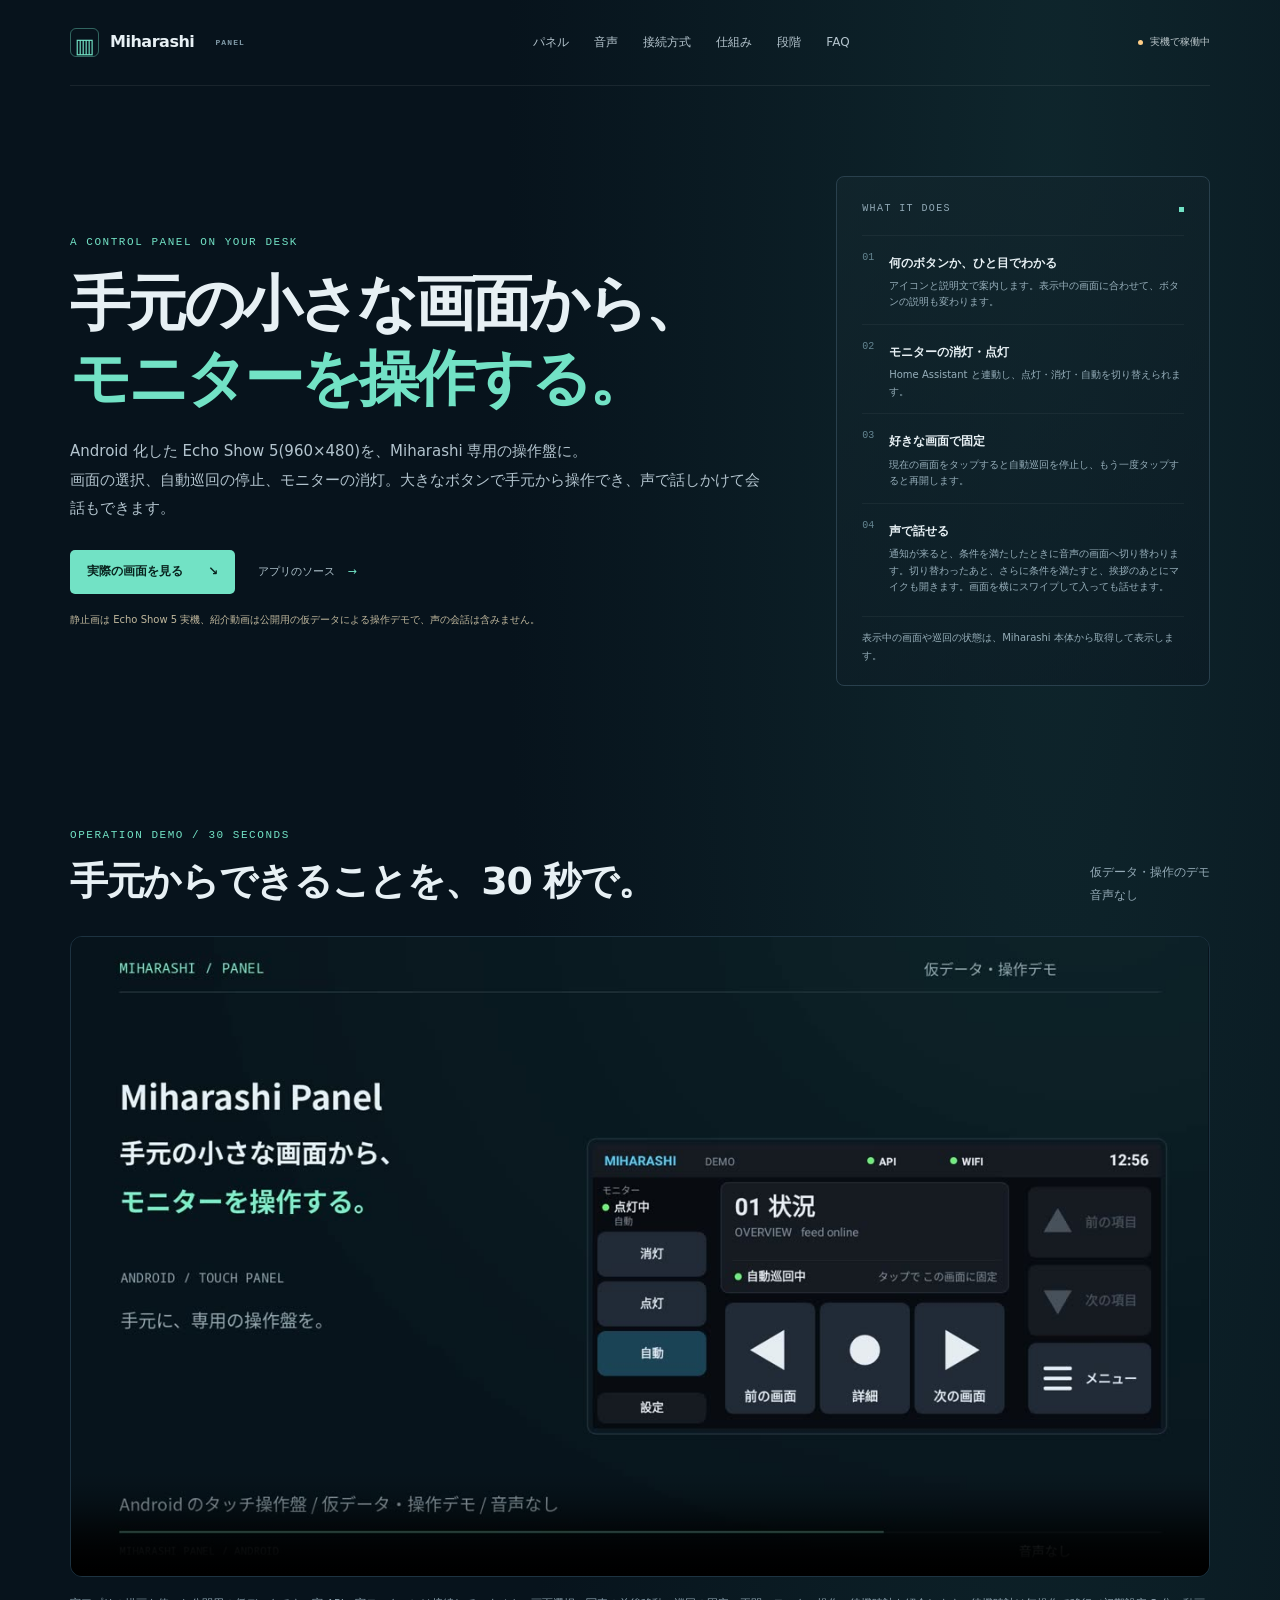
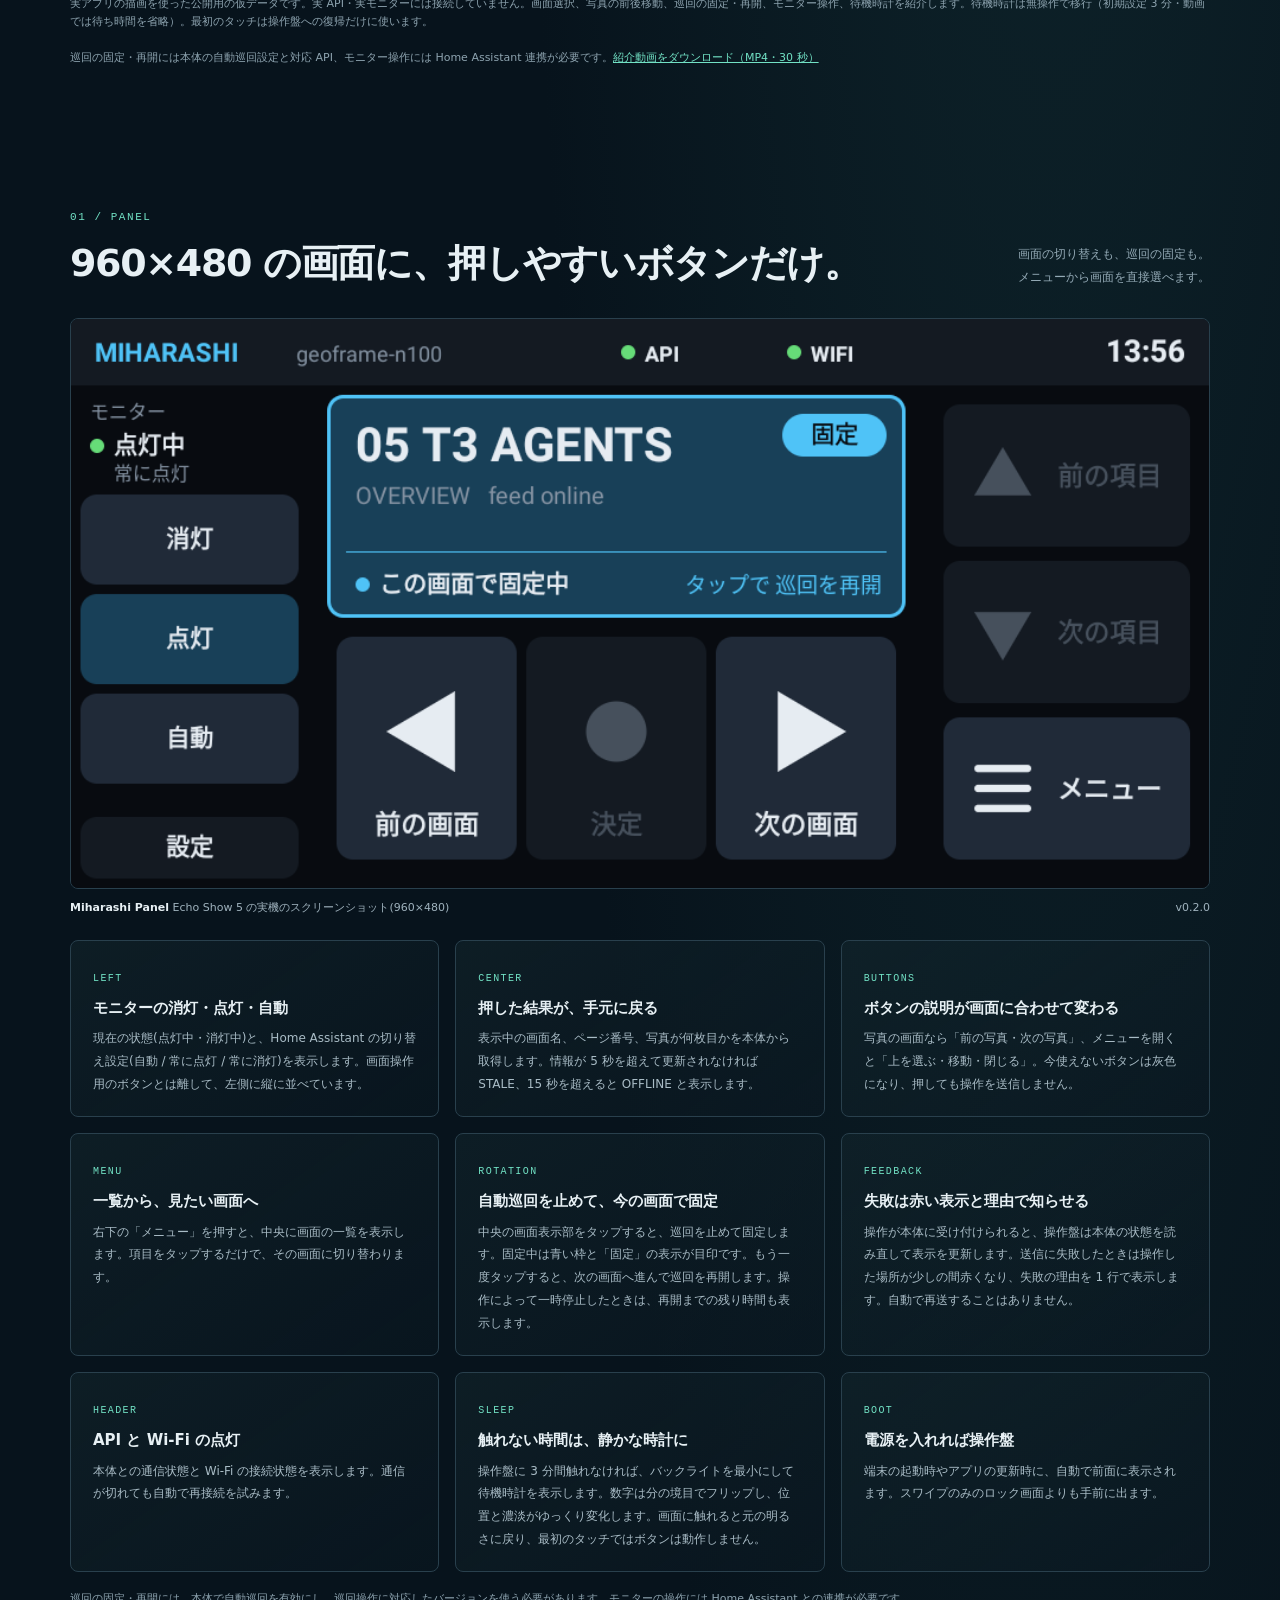
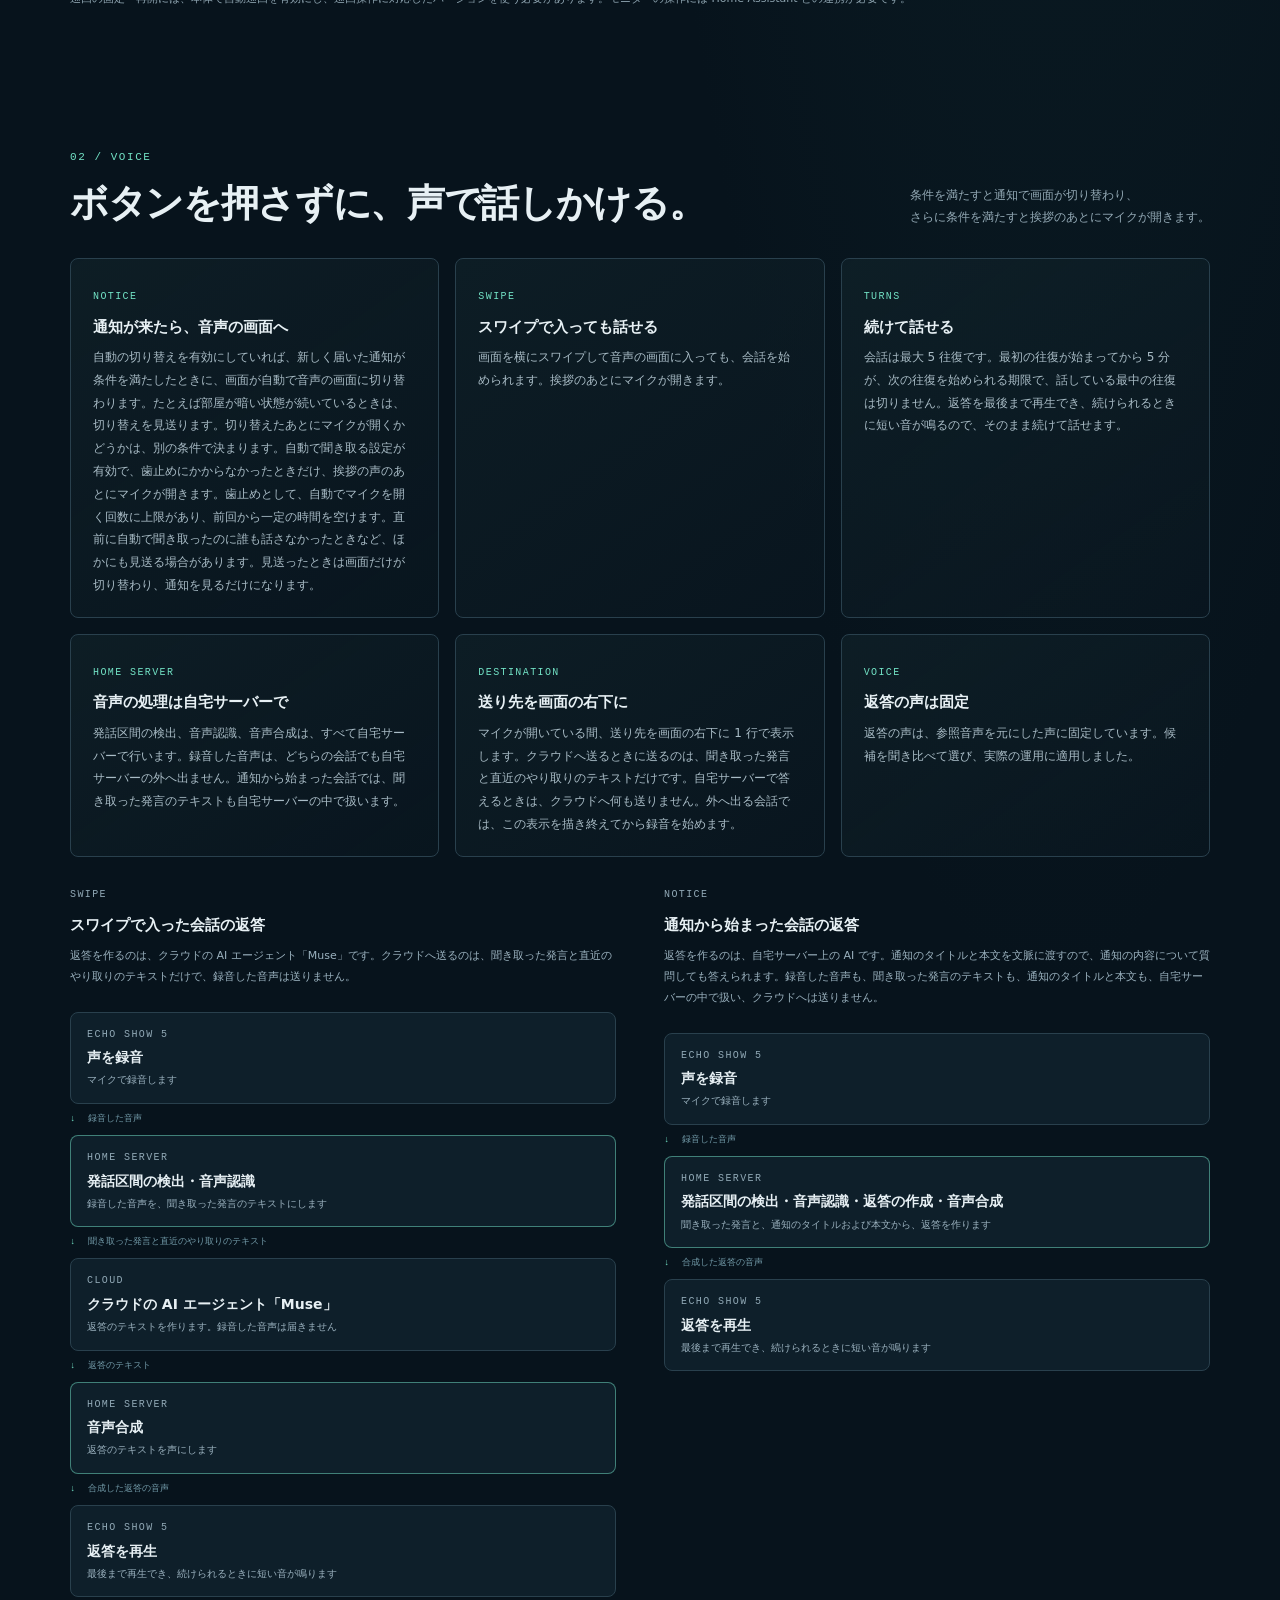
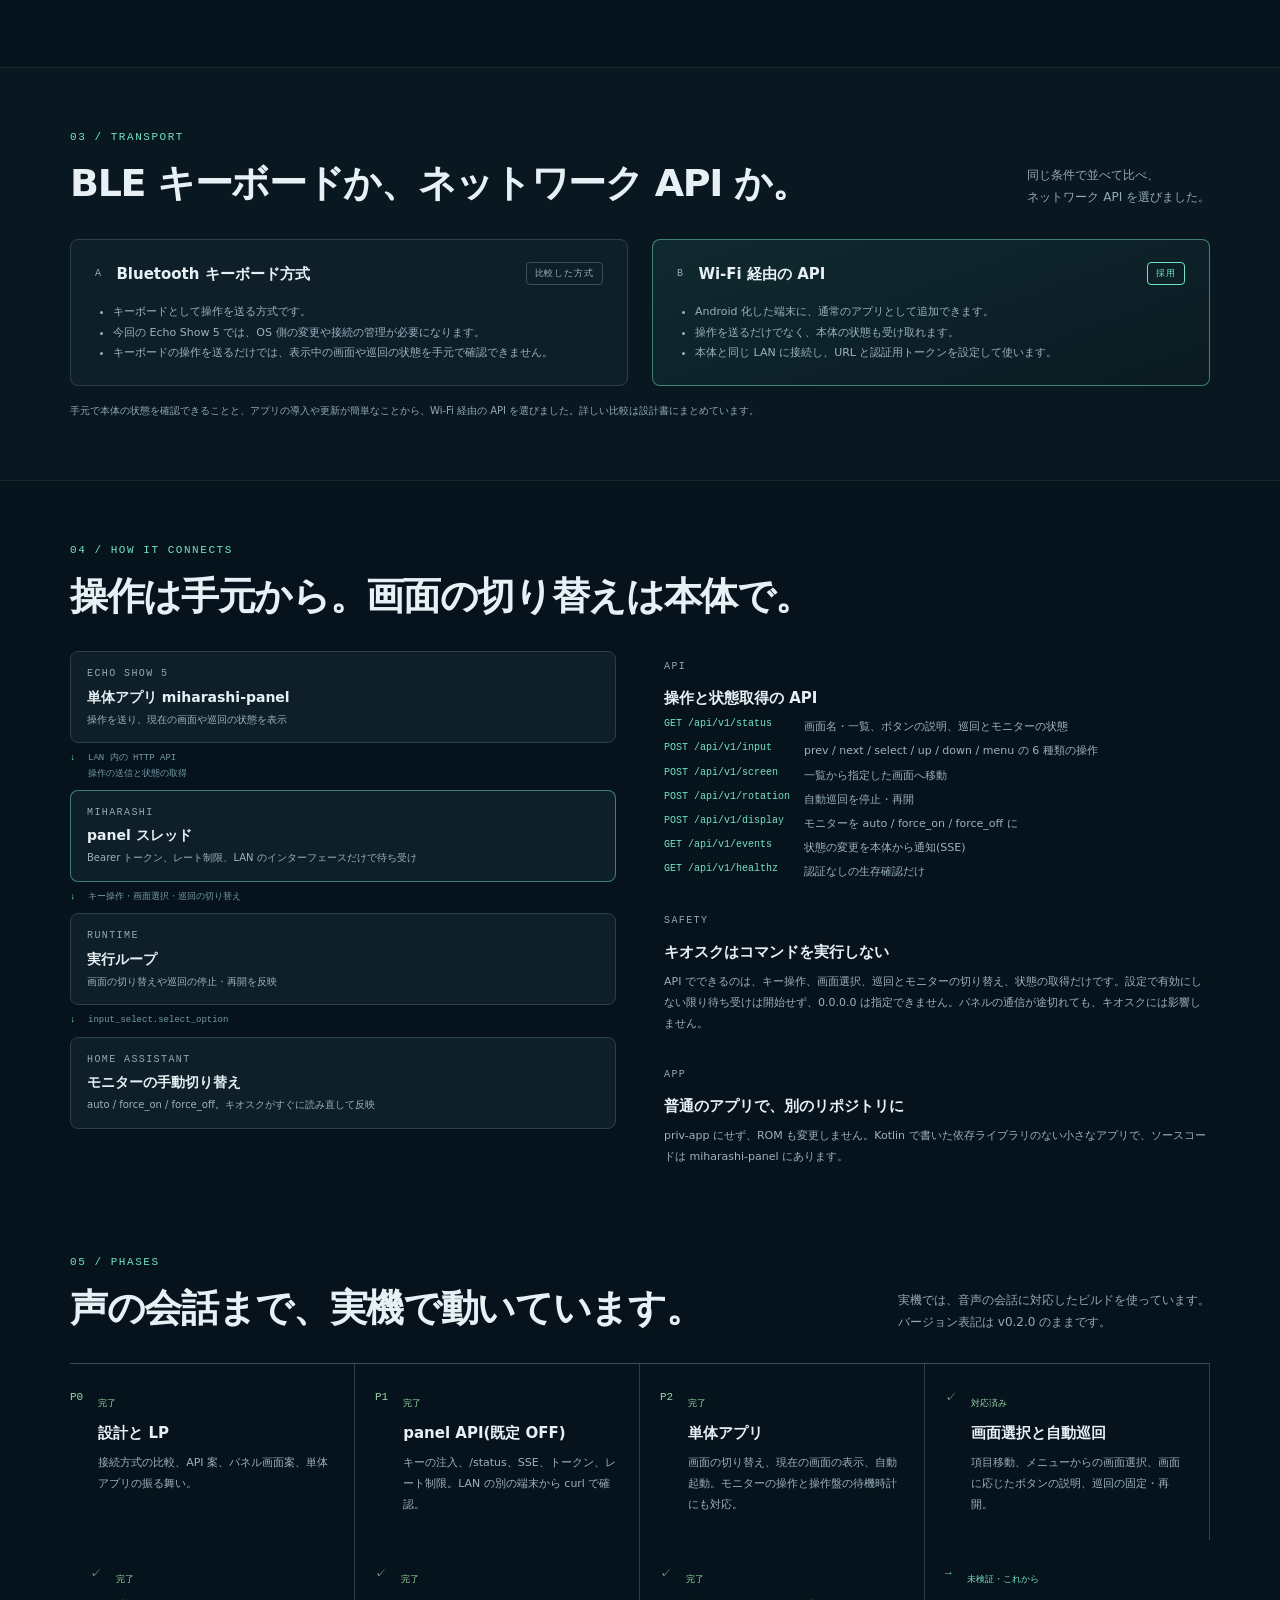
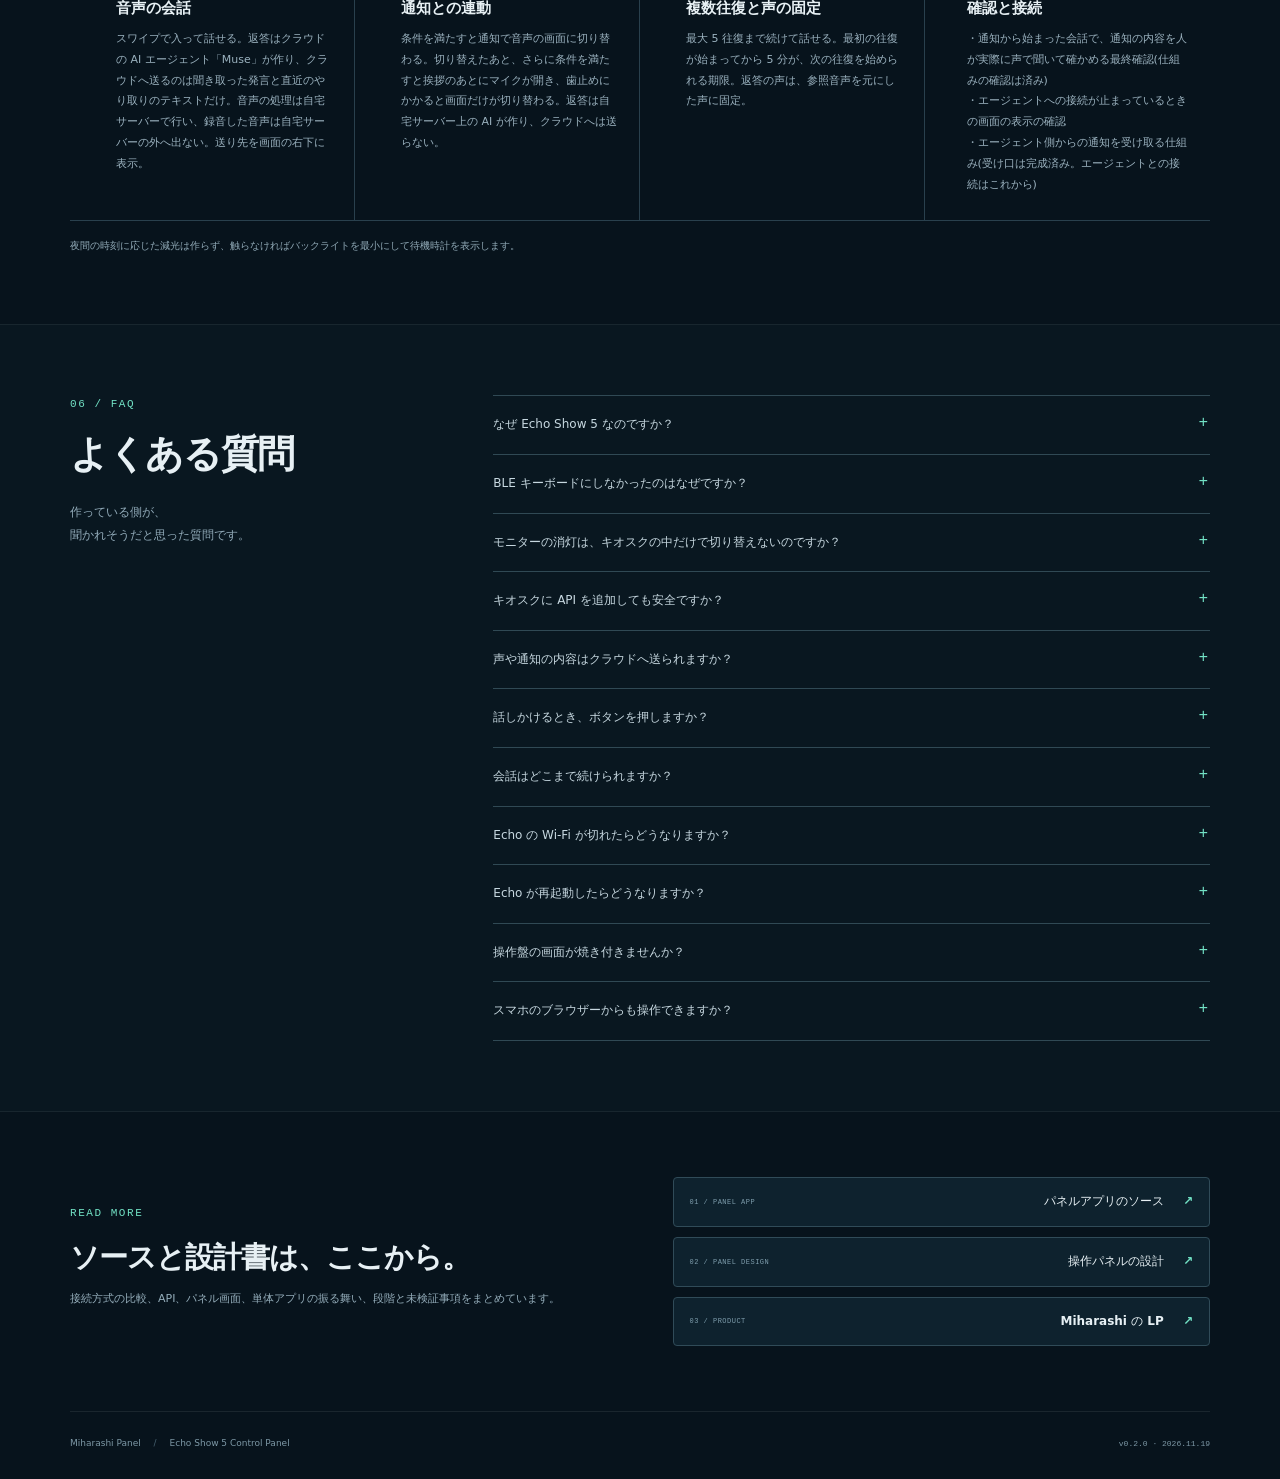
<file: site/index.html>
<!doctype html>
<html lang="ja">
<head>
  <meta charset="utf-8">
  <meta name="viewport" content="width=device-width, initial-scale=1">
  <meta name="theme-color" content="#07131c">
  <meta name="description" content="Miharashi Panel。Android 化した Echo Show 5 で動く Miharashi 専用の操作盤アプリ。画面の切り替え、メニューからの画面選択、自動巡回の固定・再開、モニターの消灯・点灯を手元で操作できます。声で話しかけて、会話もできます。">
  <title>Miharashi Panel — 手元の小さな画面から、モニターを操作する。</title>
  <link rel="stylesheet" href="styles.css">
  <link rel="stylesheet" href="shots.css">
  <link rel="stylesheet" href="panel.css">
</head>
<body>
  <a class="skip-link" href="#preview">パネルの画面へ移動</a>
  <header class="shell topbar">
    <a class="brand" href="https://ysogabe.github.io/miharashi/" aria-label="Miharashi トップへ"><span class="brand-symbol" aria-hidden="true">▥</span>Miharashi<span class="brand-sub">PANEL</span></a>
    <nav aria-label="ページ内ナビゲーション"><a href="#preview">パネル</a><a href="#voice">音声</a><a href="#transport">接続方式</a><a href="#how">仕組み</a><a href="#phases">段階</a><a href="#faq">FAQ</a></nav>
    <span class="stage-label"><span aria-hidden="true"></span>実機で稼働中</span>
  </header>

  <main id="top">
    <section class="shell hero" aria-labelledby="hero-title">
      <div class="hero-copy">
        <p class="eyebrow">A control panel on your desk</p>
        <h1 id="hero-title">手元の小さな画面から、<br><span>モニターを操作する。</span></h1>
        <p class="hero-lead">Android 化した Echo Show 5(960×480)を、Miharashi 専用の操作盤に。<br class="wide-only">画面の選択、自動巡回の停止、モニターの消灯。大きなボタンで手元から操作でき、声で話しかけて会話もできます。</p>
        <div class="hero-actions"><a class="button primary" href="#preview">実際の画面を見る <span aria-hidden="true">↘</span></a><a class="text-link" href="https://github.com/ysogabe/miharashi-panel">アプリのソース <span aria-hidden="true">→</span></a></div>
        <p class="hero-status">静止画は Echo Show 5 実機、紹介動画は公開用の仮データによる操作デモで、声の会話は含みません。</p>
      </div>
      <aside class="hero-note" aria-label="パネルの特徴">
        <div class="note-heading"><span class="micro-label">WHAT IT DOES</span><span class="tiny-square" aria-hidden="true"></span></div>
        <div class="note-item"><span class="note-index">01</span><div><strong>何のボタンか、ひと目でわかる</strong><p>アイコンと説明文で案内します。表示中の画面に合わせて、ボタンの説明も変わります。</p></div></div>
        <div class="note-item"><span class="note-index">02</span><div><strong>モニターの消灯・点灯</strong><p>Home Assistant と連動し、点灯・消灯・自動を切り替えられます。</p></div></div>
        <div class="note-item"><span class="note-index">03</span><div><strong>好きな画面で固定</strong><p>現在の画面をタップすると自動巡回を停止し、もう一度タップすると再開します。</p></div></div>
        <div class="note-item"><span class="note-index">04</span><div><strong>声で話せる</strong><p>通知が来ると、条件を満たしたときに音声の画面へ切り替わります。切り替わったあと、さらに条件を満たすと、挨拶のあとにマイクも開きます。画面を横にスワイプして入っても話せます。</p></div></div>
        <p class="note-disclaimer">表示中の画面や巡回の状態は、Miharashi 本体から取得して表示します。</p>
      </aside>
    </section>

    <section class="shell section-block intro-video" aria-labelledby="video-title">
      <div class="section-heading"><div><p class="eyebrow">Operation demo / 30 seconds</p><h2 id="video-title">手元からできることを、30 秒で。</h2></div><p class="section-aside">仮データ・操作のデモ<br>音声なし</p></div>
      <video controls muted loop playsinline preload="metadata" poster="videos/miharashi-panel-30s-poster.jpg" width="1920" height="1080" aria-describedby="video-description">
        <source src="videos/miharashi-panel-30s.mp4" type="video/mp4">
        お使いのブラウザーでは動画を再生できません。<a href="videos/miharashi-panel-30s.mp4" download>紹介動画（MP4）をダウンロード</a>してください。
      </video>
      <p id="video-description" class="shot-note">実アプリの描画を使った公開用の仮データです。実 API・実モニターには接続していません。画面選択、写真の前後移動、巡回の固定・再開、モニター操作、待機時計を紹介します。待機時計は無操作で移行（初期設定 3 分・動画では待ち時間を省略）。最初のタッチは操作盤への復帰だけに使います。</p>
      <p class="shot-note">巡回の固定・再開には本体の自動巡回設定と対応 API、モニター操作には Home Assistant 連携が必要です。<a href="videos/miharashi-panel-30s.mp4" download>紹介動画をダウンロード（MP4・30 秒）</a></p>
    </section>

    <section class="shell section-block" id="preview" aria-labelledby="preview-title">
      <div class="section-heading"><div><p class="eyebrow">01 / Panel</p><h2 id="preview-title">960×480 の画面に、<br class="mobile-only">押しやすいボタンだけ。</h2></div><p class="section-aside">画面の切り替えも、巡回の固定も。<br>メニューから画面を直接選べます。</p></div>
      <figure class="shot shot-main">
        <img src="images/panel-v020.png" width="960" height="480" alt="Echo Show 5 の操作パネル。左にモニターの状態と消灯・点灯・自動・設定、中央に現在の画面と固定中の表示、その下に前の画面・決定・次の画面、右に項目移動とメニューのボタン">
        <figcaption><span><strong>Miharashi Panel</strong> Echo Show 5 の実機のスクリーンショット(960×480)</span><span>v0.2.0</span></figcaption>
      </figure>
      <div class="feature-grid">
        <article class="feature"><span class="micro-label">LEFT</span><h3>モニターの消灯・点灯・自動</h3><p>現在の状態(点灯中・消灯中)と、Home Assistant の切り替え設定(自動 / 常に点灯 / 常に消灯)を表示します。画面操作用のボタンとは離して、左側に縦に並べています。</p></article>
        <article class="feature"><span class="micro-label">CENTER</span><h3>押した結果が、手元に戻る</h3><p>表示中の画面名、ページ番号、写真が何枚目かを本体から取得します。情報が 5 秒を超えて更新されなければ STALE、15 秒を超えると OFFLINE と表示します。</p></article>
        <article class="feature"><span class="micro-label">BUTTONS</span><h3>ボタンの説明が画面に合わせて変わる</h3><p>写真の画面なら「前の写真・次の写真」、メニューを開くと「上を選ぶ・移動・閉じる」。今使えないボタンは灰色になり、押しても操作を送信しません。</p></article>
        <article class="feature"><span class="micro-label">MENU</span><h3>一覧から、見たい画面へ</h3><p>右下の「メニュー」を押すと、中央に画面の一覧を表示します。項目をタップするだけで、その画面に切り替わります。</p></article>
        <article class="feature"><span class="micro-label">ROTATION</span><h3>自動巡回を止めて、今の画面で固定</h3><p>中央の画面表示部をタップすると、巡回を止めて固定します。固定中は青い枠と「固定」の表示が目印です。もう一度タップすると、次の画面へ進んで巡回を再開します。操作によって一時停止したときは、再開までの残り時間も表示します。</p></article>
        <article class="feature"><span class="micro-label">FEEDBACK</span><h3>失敗は赤い表示と理由で知らせる</h3><p>操作が本体に受け付けられると、操作盤は本体の状態を読み直して表示を更新します。送信に失敗したときは操作した場所が少しの間赤くなり、失敗の理由を 1 行で表示します。自動で再送することはありません。</p></article>
        <article class="feature"><span class="micro-label">HEADER</span><h3>API と Wi-Fi の点灯</h3><p>本体との通信状態と Wi-Fi の接続状態を表示します。通信が切れても自動で再接続を試みます。</p></article>
        <article class="feature"><span class="micro-label">SLEEP</span><h3>触れない時間は、静かな時計に</h3><p>操作盤に 3 分間触れなければ、バックライトを最小にして待機時計を表示します。数字は分の境目でフリップし、位置と濃淡がゆっくり変化します。画面に触れると元の明るさに戻り、最初のタッチではボタンは動作しません。</p></article>
        <article class="feature"><span class="micro-label">BOOT</span><h3>電源を入れれば操作盤</h3><p>端末の起動時やアプリの更新時に、自動で前面に表示されます。スワイプのみのロック画面よりも手前に出ます。</p></article>
      </div>
      <p class="shot-note">巡回の固定・再開には、本体で自動巡回を有効にし、巡回操作に対応したバージョンを使う必要があります。モニターの操作には Home Assistant との連携が必要です。</p>
    </section>

    <section class="shell section-block" id="voice" aria-labelledby="voice-title">
      <div class="section-heading"><div><p class="eyebrow">02 / Voice</p><h2 id="voice-title">ボタンを押さずに、<br class="mobile-only">声で話しかける。</h2></div><p class="section-aside">条件を満たすと通知で画面が切り替わり、<br>さらに条件を満たすと挨拶のあとにマイクが開きます。</p></div>
      <div class="feature-grid shot-main">
        <article class="feature"><span class="micro-label">NOTICE</span><h3>通知が来たら、音声の画面へ</h3><p>自動の切り替えを有効にしていれば、新しく届いた通知が条件を満たしたときに、画面が自動で音声の画面に切り替わります。たとえば部屋が暗い状態が続いているときは、切り替えを見送ります。切り替えたあとにマイクが開くかどうかは、別の条件で決まります。自動で聞き取る設定が有効で、歯止めにかからなかったときだけ、挨拶の声のあとにマイクが開きます。歯止めとして、自動でマイクを開く回数に上限があり、前回から一定の時間を空けます。直前に自動で聞き取ったのに誰も話さなかったときなど、ほかにも見送る場合があります。見送ったときは画面だけが切り替わり、通知を見るだけになります。</p></article>
        <article class="feature"><span class="micro-label">SWIPE</span><h3>スワイプで入っても話せる</h3><p>画面を横にスワイプして音声の画面に入っても、会話を始められます。挨拶のあとにマイクが開きます。</p></article>
        <article class="feature"><span class="micro-label">TURNS</span><h3>続けて話せる</h3><p>会話は最大 5 往復です。最初の往復が始まってから 5 分が、次の往復を始められる期限で、話している最中の往復は切りません。返答を最後まで再生でき、続けられるときに短い音が鳴るので、そのまま続けて話せます。</p></article>
        <article class="feature"><span class="micro-label">HOME SERVER</span><h3>音声の処理は自宅サーバーで</h3><p>発話区間の検出、音声認識、音声合成は、すべて自宅サーバーで行います。録音した音声は、どちらの会話でも自宅サーバーの外へ出ません。通知から始まった会話では、聞き取った発言のテキストも自宅サーバーの中で扱います。</p></article>
        <article class="feature"><span class="micro-label">DESTINATION</span><h3>送り先を画面の右下に</h3><p>マイクが開いている間、送り先を画面の右下に 1 行で表示します。クラウドへ送るときに送るのは、聞き取った発言と直近のやり取りのテキストだけです。自宅サーバーで答えるときは、クラウドへ何も送りません。外へ出る会話では、この表示を描き終えてから録音を始めます。</p></article>
        <article class="feature"><span class="micro-label">VOICE</span><h3>返答の声は固定</h3><p>返答の声は、参照音声を元にした声に固定しています。候補を聞き比べて選び、実際の運用に適用しました。</p></article>
      </div>
      <div class="how-grid">
        <div class="how-copy">
          <article><span class="micro-label">SWIPE</span><h3 id="how-swipe-title">スワイプで入った会話の返答</h3><p>返答を作るのは、クラウドの AI エージェント「Muse」です。クラウドへ送るのは、聞き取った発言と直近のやり取りのテキストだけで、録音した音声は送りません。</p></article>
          <div class="how-flow" role="group" aria-labelledby="how-swipe-title">
            <div class="how-node"><span class="micro-label">ECHO SHOW 5</span><strong>声を録音</strong><span>マイクで録音します</span></div>
            <div class="how-arrow">録音した音声</div>
            <div class="how-node accent"><span class="micro-label">HOME SERVER</span><strong>発話区間の検出・音声認識</strong><span>録音した音声を、聞き取った発言のテキストにします</span></div>
            <div class="how-arrow">聞き取った発言と直近のやり取りのテキスト</div>
            <div class="how-node"><span class="micro-label">CLOUD</span><strong>クラウドの AI エージェント「Muse」</strong><span>返答のテキストを作ります。録音した音声は届きません</span></div>
            <div class="how-arrow">返答のテキスト</div>
            <div class="how-node accent"><span class="micro-label">HOME SERVER</span><strong>音声合成</strong><span>返答のテキストを声にします</span></div>
            <div class="how-arrow">合成した返答の音声</div>
            <div class="how-node"><span class="micro-label">ECHO SHOW 5</span><strong>返答を再生</strong><span>最後まで再生でき、続けられるときに短い音が鳴ります</span></div>
          </div>
        </div>
        <div class="how-copy">
          <article><span class="micro-label">NOTICE</span><h3 id="how-notice-title">通知から始まった会話の返答</h3><p>返答を作るのは、自宅サーバー上の AI です。通知のタイトルと本文を文脈に渡すので、通知の内容について質問しても答えられます。録音した音声も、聞き取った発言のテキストも、通知のタイトルと本文も、自宅サーバーの中で扱い、クラウドへは送りません。</p></article>
          <div class="how-flow" role="group" aria-labelledby="how-notice-title">
            <div class="how-node"><span class="micro-label">ECHO SHOW 5</span><strong>声を録音</strong><span>マイクで録音します</span></div>
            <div class="how-arrow">録音した音声</div>
            <div class="how-node accent"><span class="micro-label">HOME SERVER</span><strong>発話区間の検出・音声認識・返答の作成・音声合成</strong><span>聞き取った発言と、通知のタイトルおよび本文から、返答を作ります</span></div>
            <div class="how-arrow">合成した返答の音声</div>
            <div class="how-node"><span class="micro-label">ECHO SHOW 5</span><strong>返答を再生</strong><span>最後まで再生でき、続けられるときに短い音が鳴ります</span></div>
          </div>
        </div>
      </div>
    </section>

    <section class="operation-section transport-section" id="transport" aria-labelledby="transport-title">
      <div class="shell">
        <div class="section-heading"><div><p class="eyebrow">03 / Transport</p><h2 id="transport-title">BLE キーボードか、<br class="mobile-only">ネットワーク API か。</h2></div><p class="section-aside">同じ条件で並べて比べ、<br>ネットワーク API を選びました。</p></div>
        <div class="transport-grid">
          <article class="transport-card">
            <div class="transport-head"><span class="micro-label">A</span><h3>Bluetooth キーボード方式</h3><span class="transport-tag">比較した方式</span></div>
            <ul><li>キーボードとして操作を送る方式です。</li><li>今回の Echo Show 5 では、OS 側の変更や接続の管理が必要になります。</li><li>キーボードの操作を送るだけでは、表示中の画面や巡回の状態を手元で確認できません。</li></ul>
          </article>
          <article class="transport-card is-chosen">
            <div class="transport-head"><span class="micro-label">B</span><h3>Wi-Fi 経由の API</h3><span class="transport-tag chosen">採用</span></div>
            <ul><li>Android 化した端末に、通常のアプリとして追加できます。</li><li>操作を送るだけでなく、本体の状態も受け取れます。</li><li>本体と同じ LAN に接続し、URL と認証用トークンを設定して使います。</li></ul>
          </article>
        </div>
        <p class="scope-note">手元で本体の状態を確認できることと、アプリの導入や更新が簡単なことから、Wi-Fi 経由の API を選びました。詳しい比較は設計書にまとめています。</p>
      </div>
    </section>


    <section class="shell how-section" id="how" aria-labelledby="how-title">
      <div class="section-heading"><div><p class="eyebrow">04 / How it connects</p><h2 id="how-title">操作は手元から。<br class="mobile-only">画面の切り替えは本体で。</h2></div></div>
      <div class="how-grid">
        <div class="how-flow" aria-label="接続の流れ">
          <div class="how-node"><span class="micro-label">ECHO SHOW 5</span><strong>単体アプリ miharashi-panel</strong><span>操作を送り、現在の画面や巡回の状態を表示</span></div>
          <div class="how-arrow" aria-hidden="true">LAN 内の HTTP API<br>操作の送信と状態の取得</div>
          <div class="how-node accent"><span class="micro-label">MIHARASHI</span><strong>panel スレッド</strong><span>Bearer トークン、レート制限、LAN のインターフェースだけで待ち受け</span></div>
          <div class="how-arrow" aria-hidden="true">キー操作・画面選択・巡回の切り替え</div>
          <div class="how-node"><span class="micro-label">RUNTIME</span><strong>実行ループ</strong><span>画面の切り替えや巡回の停止・再開を反映</span></div>
          <div class="how-arrow" aria-hidden="true">input_select.select_option</div>
          <div class="how-node"><span class="micro-label">HOME ASSISTANT</span><strong>モニターの手動切り替え</strong><span>auto / force_on / force_off。キオスクがすぐに読み直して反映</span></div>
        </div>
        <div class="how-copy">
          <article><span class="micro-label">API</span><h3>操作と状態取得の API</h3><dl class="api-list"><dt>GET /api/v1/status</dt><dd>画面名・一覧、ボタンの説明、巡回とモニターの状態</dd><dt>POST /api/v1/input</dt><dd>prev / next / select / up / down / menu の 6 種類の操作</dd><dt>POST /api/v1/screen</dt><dd>一覧から指定した画面へ移動</dd><dt>POST /api/v1/rotation</dt><dd>自動巡回を停止・再開</dd><dt>POST /api/v1/display</dt><dd>モニターを auto / force_on / force_off に</dd><dt>GET /api/v1/events</dt><dd>状態の変更を本体から通知(SSE)</dd><dt>GET /api/v1/healthz</dt><dd>認証なしの生存確認だけ</dd></dl></article>
          <article><span class="micro-label">SAFETY</span><h3>キオスクはコマンドを実行しない</h3><p>API でできるのは、キー操作、画面選択、巡回とモニターの切り替え、状態の取得だけです。設定で有効にしない限り待ち受けは開始せず、0.0.0.0 は指定できません。パネルの通信が途切れても、キオスクには影響しません。</p></article>
          <article><span class="micro-label">APP</span><h3>普通のアプリで、別のリポジトリに</h3><p>priv-app にせず、ROM も変更しません。Kotlin で書いた依存ライブラリのない小さなアプリで、ソースコードは miharashi-panel にあります。</p></article>
        </div>
      </div>
    </section>

    <section class="shell scope-section" id="phases" aria-labelledby="phases-title">
      <div class="section-heading"><div><p class="eyebrow">05 / Phases</p><h2 id="phases-title">声の会話まで、<br class="mobile-only">実機で動いています。</h2></div><p class="section-aside">実機では、音声の会話に対応したビルドを使っています。<br>バージョン表記は v0.2.0 のままです。</p></div>
      <ol class="roadmap panel-roadmap four">
        <li class="done"><span class="roadmap-step">P0</span><div><span class="roadmap-state">完了</span><h3>設計と LP</h3><p>接続方式の比較、API 案、パネル画面案、単体アプリの振る舞い。</p></div></li>
        <li class="done"><span class="roadmap-step">P1</span><div><span class="roadmap-state">完了</span><h3>panel API(既定 OFF)</h3><p>キーの注入、/status、SSE、トークン、レート制限。LAN の別の端末から curl で確認。</p></div></li>
        <li class="done"><span class="roadmap-step">P2</span><div><span class="roadmap-state">完了</span><h3>単体アプリ</h3><p>画面の切り替え、現在の画面の表示、自動起動。モニターの操作と操作盤の待機時計にも対応。</p></div></li>
        <li class="done"><span class="roadmap-step">✓</span><div><span class="roadmap-state">対応済み</span><h3>画面選択と自動巡回</h3><p>項目移動、メニューからの画面選択、画面に応じたボタンの説明、巡回の固定・再開。</p></div></li>
        <li class="done"><span class="roadmap-step">✓</span><div><span class="roadmap-state">完了</span><h3>音声の会話</h3><p>スワイプで入って話せる。返答はクラウドの AI エージェント「Muse」が作り、クラウドへ送るのは聞き取った発言と直近のやり取りのテキストだけ。音声の処理は自宅サーバーで行い、録音した音声は自宅サーバーの外へ出ない。送り先を画面の右下に表示。</p></div></li>
        <li class="done"><span class="roadmap-step">✓</span><div><span class="roadmap-state">完了</span><h3>通知との連動</h3><p>条件を満たすと通知で音声の画面に切り替わる。切り替えたあと、さらに条件を満たすと挨拶のあとにマイクが開き、歯止めにかかると画面だけが切り替わる。返答は自宅サーバー上の AI が作り、クラウドへは送らない。</p></div></li>
        <li class="done"><span class="roadmap-step">✓</span><div><span class="roadmap-state">完了</span><h3>複数往復と声の固定</h3><p>最大 5 往復まで続けて話せる。最初の往復が始まってから 5 分が、次の往復を始められる期限。返答の声は、参照音声を元にした声に固定。</p></div></li>
        <li class="current"><span class="roadmap-step">→</span><div><span class="roadmap-state">未検証・これから</span><h3>確認と接続</h3><p>・通知から始まった会話で、通知の内容を人が実際に声で聞いて確かめる最終確認(仕組みの確認は済み)<br>・エージェントへの接続が止まっているときの画面の表示の確認<br>・エージェント側からの通知を受け取る仕組み(受け口は完成済み。エージェントとの接続はこれから)</p></div></li>
      </ol>
      <p class="scope-note">夜間の時刻に応じた減光は作らず、触らなければバックライトを最小にして待機時計を表示します。</p>
    </section>

    <section class="faq-section" id="faq" aria-labelledby="faq-title"><div class="shell faq-grid"><div class="faq-intro"><p class="eyebrow">06 / FAQ</p><h2 id="faq-title">よくある質問</h2><p>作っている側が、<br>聞かれそうだと思った質問です。</p></div><div class="faq-list">
      <details><summary>なぜ Echo Show 5 なのですか？</summary><p>960×480 の横長画面が机に置く操作盤にちょうどよく、Android 化すれば普通のアプリが動くからです。Miharashi 専用の単体アプリとして全画面で使い、ほかの用途との併用は想定していません。</p></details>
      <details><summary>BLE キーボードにしなかったのはなぜですか？</summary><p>Miharashi 側の変更が不要という利点はあります。しかし Echo を BLE 周辺機器にするには、ROM の変更(priv-app、feature 宣言)や署名鍵の管理が必要で、更新後にペアリングをやり直す必要が生じる可能性があります。手元で状態を確認することもできません。設計書の付録に「もし実装するなら何が必要か」をまとめています。</p></details>
      <details><summary>モニターの消灯は、キオスクの中だけで切り替えないのですか？</summary><p>キオスクの中だけでは切り替えません。キオスクが Home Assistant の設定項目(input_select)を書き換えます。こうすることで Home Assistant の画面とパネルの表示が一致し、再起動しても設定が保たれます。</p></details>
      <details><summary>キオスクに API を追加しても安全ですか？</summary><p>初期設定では無効で、有効にする場合も Bearer トークンと LAN 内の 1 つのインターフェースだけに制限されます。キー操作、画面選択、巡回とモニターの切り替え、状態の取得だけに用途を限定しており、任意のコマンドは実行しません。</p></details>
      <details><summary>声や通知の内容はクラウドへ送られますか？</summary><p>録音した音声は、どちらの会話でも自宅サーバーの外へ出ません。発話区間の検出、音声認識、音声合成は自宅サーバーで行います。返答を作る側は 2 通りです。スワイプで入った会話は、クラウドの AI エージェント「Muse」が返答を作ります。クラウドへ送るのは、聞き取った発言と直近のやり取りのテキストだけです。通知から始まった会話は、自宅サーバー上の AI が返答を作ります。通知のタイトルと本文を文脈に渡しますが、録音も、聞き取った発言のテキストも、通知のタイトルと本文も、自宅サーバーの中で扱い、クラウドへは送りません。マイクが開いている間は、画面の右下に送り先を表示します。</p></details>
      <details><summary>話しかけるとき、ボタンを押しますか？</summary><p>押しません。画面を横にスワイプして音声の画面に入ると、挨拶のあとにマイクが開きます。通知については、自動の切り替えを有効にしていれば、新しく届いた通知が条件を満たしたときに、画面が自動で音声の画面に切り替わります。たとえば部屋が暗い状態が続いているときは、切り替えを見送ります。切り替えたあとにマイクが開くのは、自動で聞き取る設定が有効で、歯止めにかからなかったときだけです。歯止めとして、自動でマイクを開く回数に上限があり、前回から一定の時間を空けます。直前に自動で聞き取ったのに誰も話さなかったときなど、ほかにも見送る場合があります。かからなかったときは挨拶のあとにマイクが開き、見送ったときは画面だけが切り替わって、通知を見るだけになります。</p></details>
      <details><summary>会話はどこまで続けられますか？</summary><p>最大 5 往復までです。最初の往復が始まってから 5 分が、次の往復を始められる期限で、話している最中の往復は切りません。返答を最後まで再生でき、続けられるときに短い音が鳴るので、そのまま続けて話せます。通知から始まった会話なら、通知の内容について質問しても答えられます。</p></details>
      <details><summary>Echo の Wi-Fi が切れたらどうなりますか？</summary><p>最後の更新から 5 秒を超えると STALE、15 秒を超えると OFFLINE と表示します。最後の状態を薄く残したまま、再接続を試み続けます。キオスク側の動作には影響しません。</p></details>
      <details><summary>Echo が再起動したらどうなりますか？</summary><p>端末の起動時に自動で前面に出て、/status を再取得します。再接続が完了すると、本体の現在の状態を表示します。</p></details>
      <details><summary>操作盤の画面が焼き付きませんか？</summary><p>操作盤に 3 分間触れなければバックライトを最小にして、位置と濃淡がゆっくり変化する待機時計を表示します。数字は分の境目でフリップします。この時間は設定で変更でき、0 に設定すれば待機時計を表示しません。最初のタッチは操作盤への復帰だけに使います。</p></details>
      <details><summary>スマホのブラウザーからも操作できますか？</summary><p>同じ API を利用するため、ブラウザー向けの小さな操作ページを作ることも可能です。現在は Echo 向けのアプリのみを提供しています。</p></details>
    </div></div></section>

    <section class="shell docs-section" aria-labelledby="docs-title"><div><p class="eyebrow">Read more</p><h2 id="docs-title">ソースと設計書は、ここから。</h2><p>接続方式の比較、API、パネル画面、単体アプリの振る舞い、段階と未検証事項をまとめています。</p></div><div class="doc-links"><a href="https://github.com/ysogabe/miharashi-panel"><span>01 / PANEL APP</span><strong>パネルアプリのソース <span aria-hidden="true">↗</span></strong></a><a href="https://github.com/ysogabe/miharashi/blob/main/docs/panel/DESIGN.md"><span>02 / PANEL DESIGN</span><strong>操作パネルの設計 <span aria-hidden="true">↗</span></strong></a><a href="https://ysogabe.github.io/miharashi/"><span>03 / PRODUCT</span><strong>Miharashi の LP <span aria-hidden="true">↗</span></strong></a></div></section>
  </main>
  <footer class="shell footer"><span>Miharashi Panel <span class="footer-separator">/</span> Echo Show 5 Control Panel</span><span>v0.2.0 · 2026.11.19</span></footer>
</body>
</html>
</file>
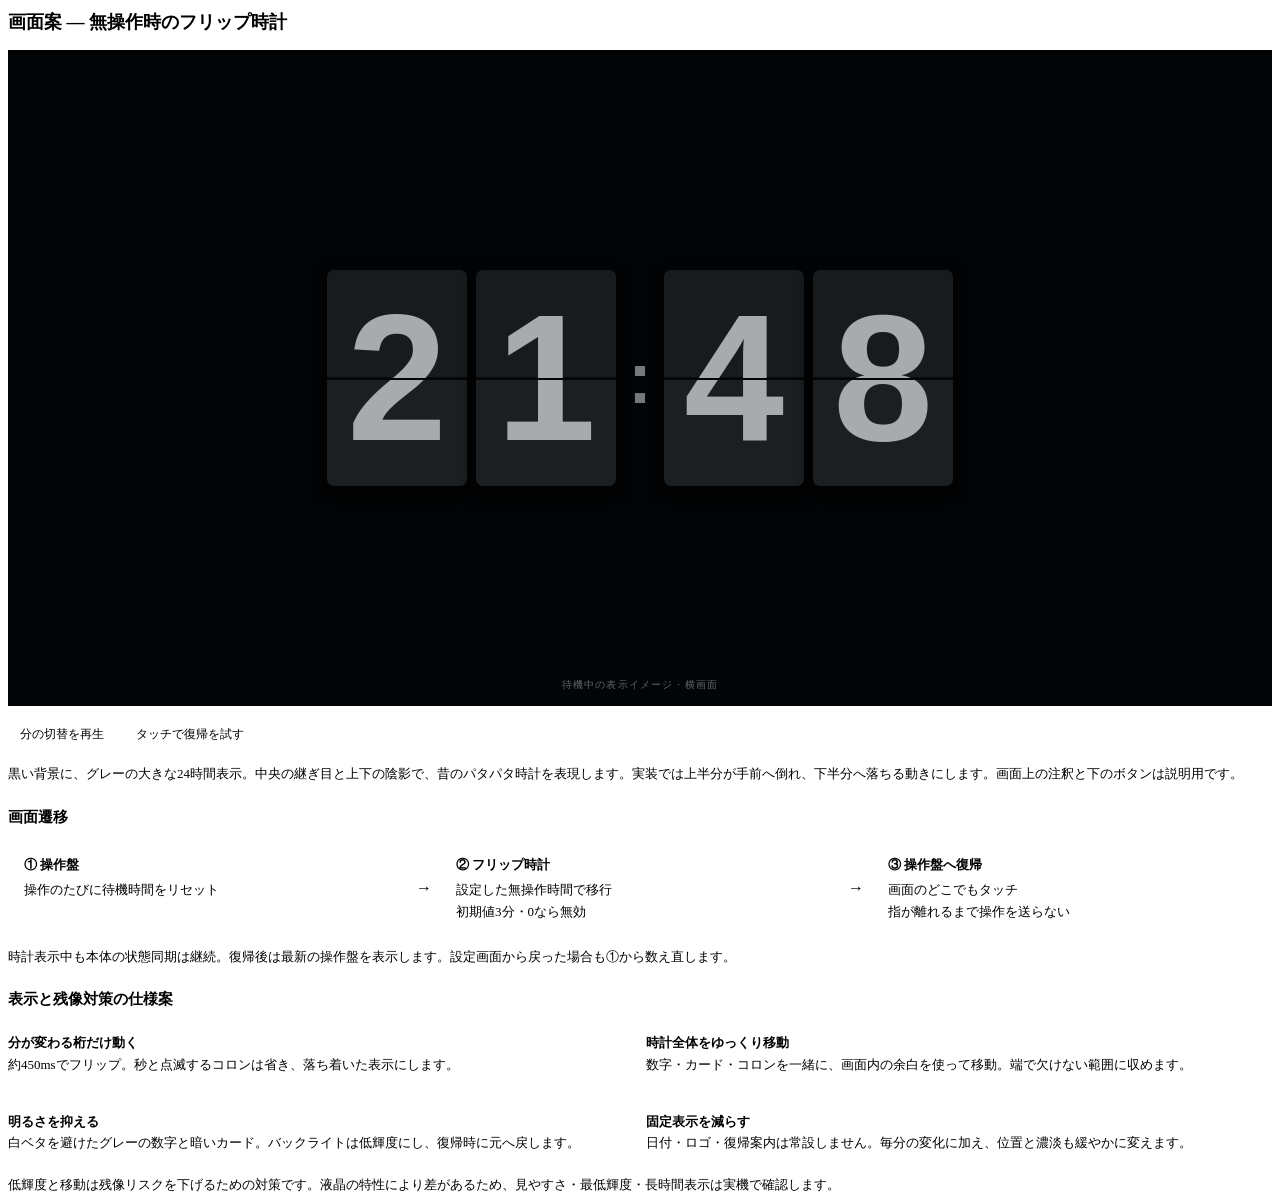
<file: docs/images/idle-flip-clock.html>
<!doctype html><html lang="ja"><meta charset="utf-8"><style>
body{font-family:var(--font-sans),sans-serif;color:var(--foreground);line-height:1.65}h2{font-size:18px;margin:0 0 12px}h3{font-size:15px;margin:20px 0 8px}p{font-size:13px;margin:8px 0;color:var(--muted-foreground)}.screen{background:#030405;border-radius:var(--radius);padding:24px;aspect-ratio:2/1;display:flex;align-items:center;justify-content:center;position:relative;overflow:hidden}.clock{display:flex;align-items:center;gap:9px;animation:drift 36s ease-in-out infinite alternate}.digit{width:clamp(52px,17vw,140px);height:clamp(94px,24vw,216px);position:relative;background:linear-gradient(#181b1e 49.5%,#080a0b 49.5%,#080a0b 50.5%,#1c1f22 50.5%);border-radius:7px;display:grid;place-items:center;color:#a7abae;font:bold clamp(80px,21vw,180px)/1 Arial,sans-serif;box-shadow:0 5px 16px #000;perspective:500px}.digit:after{content:"";position:absolute;top:50%;left:0;right:0;height:2px;background:#030405}.digit.flip{animation:flip .5s ease-out}.colon{font:bold clamp(38px,8vw,72px)/1 Arial;color:#74797d;margin:0 3px}.note{position:absolute;bottom:12px;font-size:10px;letter-spacing:.12em;color:#5f676d}.controls{display:flex;gap:8px;margin:12px 0;flex-wrap:wrap}button{border:1px solid var(--border);background:var(--secondary);color:var(--foreground);padding:7px 12px;border-radius:7px;cursor:pointer;font:inherit;font-size:12px}.flow{display:flex;gap:8px;align-items:stretch}.state{flex:1;background:var(--secondary);padding:16px;border-radius:var(--radius);font-size:13px}.state strong{display:block;margin-bottom:4px}.arrow{align-self:center;color:var(--muted-foreground)}.details{display:grid;grid-template-columns:1fr 1fr;gap:12px}.item{font-size:13px;padding:12px 0;border-top:1px solid var(--border)}.item strong{display:block}.small{font-size:12px;color:var(--muted-foreground)}@keyframes drift{from{transform:translate(-14px,-9px)}to{transform:translate(14px,9px)}}@keyframes flip{0%{transform:rotateX(0)}48%{transform:rotateX(-85deg)}50%{transform:rotateX(85deg)}100%{transform:rotateX(0)}}@media(max-width:480px){.flow{flex-direction:column}.arrow{text-align:center}.details{grid-template-columns:1fr}.screen{padding:16px}.clock{gap:5px}}
</style><h2>画面案 — 無操作時のフリップ時計</h2>
<div class="screen" id="screen"><div class="clock" id="clock"><span class="digit">2</span><span class="digit">1</span><span class="colon">:</span><span class="digit">4</span><span class="digit" id="last">8</span></div><div class="note" id="note">待機中の表示イメージ · 横画面</div></div>
<div class="controls"><button id="flip">分の切替を再生</button><button id="wake">タッチで復帰を試す</button></div>
<p>黒い背景に、グレーの大きな24時間表示。中央の継ぎ目と上下の陰影で、昔のパタパタ時計を表現します。実装では上半分が手前へ倒れ、下半分へ落ちる動きにします。画面上の注釈と下のボタンは説明用です。</p>
<h3>画面遷移</h3><div class="flow"><div class="state"><strong>① 操作盤</strong>操作のたびに待機時間をリセット</div><span class="arrow">→</span><div class="state"><strong>② フリップ時計</strong>設定した無操作時間で移行<br>初期値3分・0なら無効</div><span class="arrow">→</span><div class="state"><strong>③ 操作盤へ復帰</strong>画面のどこでもタッチ<br>指が離れるまで操作を送らない</div></div>
<p>時計表示中も本体の状態同期は継続。復帰後は最新の操作盤を表示します。設定画面から戻った場合も①から数え直します。</p>
<h3>表示と残像対策の仕様案</h3><div class="details">
<div class="item"><strong>分が変わる桁だけ動く</strong>約450msでフリップ。秒と点滅するコロンは省き、落ち着いた表示にします。</div>
<div class="item"><strong>時計全体をゆっくり移動</strong>数字・カード・コロンを一緒に、画面内の余白を使って移動。端で欠けない範囲に収めます。</div>
<div class="item"><strong>明るさを抑える</strong>白ベタを避けたグレーの数字と暗いカード。バックライトは低輝度にし、復帰時に元へ戻します。</div>
<div class="item"><strong>固定表示を減らす</strong>日付・ロゴ・復帰案内は常設しません。毎分の変化に加え、位置と濃淡も緩やかに変えます。</div></div>
<p>低輝度と移動は残像リスクを下げるための対策です。液晶の特性により差があるため、見やすさ・最低輝度・長時間表示は実機で確認します。</p>
<script>let value=8;document.getElementById('flip').onclick=()=>{const e=document.getElementById('last');e.classList.remove('flip');void e.offsetWidth;e.classList.add('flip');setTimeout(()=>{value=(value+1)%10;e.textContent=value},240)};let awake=false;document.getElementById('wake').onclick=()=>{awake=!awake;document.getElementById('clock').style.visibility=awake?'hidden':'visible';document.getElementById('note').textContent=awake?'操作盤へ復帰（このタッチでは操作を送信しない）':'待機中の表示イメージ · 横画面';document.getElementById('wake').textContent=awake?'時計表示に戻す':'タッチで復帰を試す'};</script></html>
</file>
<file: site/styles.css>
:root{color-scheme:dark;--bg:#07131c;--panel:#101f2a;--line:#29404d;--ink:#e7f0f4;--muted:#a0b3be;--mint:#72e2c5;--blue:#77b6ff;--amber:#ffce87;--mono:ui-monospace,SFMono-Regular,Menlo,Consolas,monospace}
*{box-sizing:border-box}html{scroll-behavior:smooth;scroll-padding-top:25px}body{margin:0;background:radial-gradient(ellipse at 82% 3%,#16383c80,transparent 34rem),var(--bg);color:var(--ink);font-family:Inter,ui-sans-serif,system-ui,-apple-system,BlinkMacSystemFont,"Noto Sans JP",sans-serif;line-height:1.65}a{color:inherit}button{font:inherit;color:inherit;cursor:pointer}button,a,summary{-webkit-tap-highlight-color:transparent}button:focus-visible,a:focus-visible,summary:focus-visible,[tabindex]:focus-visible{outline:2px solid var(--mint);outline-offset:5px}[hidden]{display:none!important}.shell{width:min(1140px,calc(100% - 64px));margin-inline:auto}.eyebrow,.micro-label{font-family:var(--mono);font-size:10px;letter-spacing:.14em;text-transform:uppercase}.eyebrow{color:var(--mint);margin:0 0 15px;font-size:11px}.micro-label{color:#91a9b6}.skip-link{position:fixed;top:10px;left:10px;z-index:20;padding:10px 16px;background:var(--mint);color:var(--bg);border-radius:6px;transform:translateY(-150%)}.skip-link:focus{transform:none}.topbar{min-height:86px;display:flex;align-items:center;justify-content:space-between;gap:25px;border-bottom:1px solid #ffffff12}.brand{display:flex;align-items:center;gap:11px;text-decoration:none;font-weight:750;font-size:16px;letter-spacing:-.03em}.brand-symbol{display:grid;place-items:center;width:29px;height:29px;border:1px solid #72e2c566;border-radius:6px;color:var(--mint);font-size:21px}.brand-sub{margin-left:10px;font-family:var(--mono);font-size:8px;letter-spacing:.14em;color:#819ba8}.topbar nav{display:flex;gap:25px;font-size:12px;color:#b4c4cd}.topbar nav a{text-decoration:none}.topbar nav a:hover{color:var(--mint)}.stage-label{display:flex;gap:7px;align-items:center;font-size:10px;color:#bac5c9}.stage-label span{width:5px;height:5px;border-radius:50%;background:var(--amber)}.hero{display:grid;grid-template-columns:1.3fr .7fr;gap:72px;padding:80px 0 66px;align-items:center}h1{font-size:clamp(40px,4.7vw,64px);line-height:1.24;letter-spacing:-.05em;margin:0 0 22px;font-weight:750}h1 span{color:var(--mint)}.hero-lead{color:#b3c4ce;font-size:15px;line-height:1.9;margin:0}.hero-actions{display:flex;align-items:center;gap:23px;margin-top:27px}.button{display:inline-flex;align-items:center;justify-content:center;gap:25px;font-size:12px;font-weight:700;text-decoration:none;padding:12px 17px;border-radius:5px}.primary{background:var(--mint);color:#09231e}.primary:hover{background:#9aebd6}.text-link{font-size:11px;text-decoration:none;color:#afc2cb}.text-link span{margin-left:9px;color:var(--mint)}.hero-note{align-self:stretch;padding:24px 25px 20px;border:1px solid var(--line);border-radius:8px;background:linear-gradient(145deg,#13272eab,#0b182280)}.note-heading{display:flex;align-items:center;justify-content:space-between;margin-bottom:17px}.tiny-square{width:5px;height:5px;background:var(--mint)}.note-item{display:flex;gap:15px;padding:13px 0;border-top:1px solid #ffffff0c}.note-index{font:10px var(--mono);color:#658692;padding-top:3px}.note-item strong{font-size:12px;font-weight:650}.note-item p{font-size:10px;color:#97afbb;margin:3px 0 0}.note-disclaimer{border-top:1px solid #ffffff0c;padding-top:12px;margin:7px 0 0;font-size:10px;line-height:1.8;color:#96aeb9}h2{font-size:clamp(26px,3vw,38px);line-height:1.32;letter-spacing:-.035em;margin:0;font-weight:700}.section-heading{display:flex;justify-content:space-between;align-items:flex-end;gap:25px;margin-bottom:30px}.section-heading .eyebrow{margin-bottom:12px}.section-aside{color:#94aab6;font-size:12px;margin:0;line-height:1.85}.screen-section{padding-top:20px}.screen-tabs{display:flex;align-items:center;gap:8px;margin-bottom:14px}.screen-tabs button{background:transparent;border:1px solid #2b414d;color:#a9bdc7;border-radius:5px;padding:10px 15px;font-size:12px;display:flex;align-items:center;gap:11px}.screen-tabs button span{color:#7996a5;font:10px var(--mono)}.screen-tabs button[aria-selected=true]{border-color:#72e2c566;background:#142e30;color:var(--mint)}.screen-tabs button[aria-selected=true] span{color:var(--mint)}.screen-tabs button:hover{border-color:#6d8b98}.preview-tag{margin-left:auto;font:8px var(--mono);letter-spacing:.13em;color:#78939f}.monitor-shell{padding:12px 12px 0;border:1px solid #435a6577;border-radius:12px;background:linear-gradient(135deg,#213742,#0d1e29 60%);box-shadow:0 23px 65px #0004}.demo-surface{position:relative;background:#091722;min-height:510px;border:1px solid #344b58;border-radius:6px;overflow:hidden}.preview-panel{padding:25px 28px 18px;min-height:510px}.screen-heading{display:flex;align-items:center;justify-content:space-between;gap:16px;padding-bottom:20px;border-bottom:1px solid #29404d}.screen-heading>div{display:flex;align-items:center;gap:14px}.screen-heading strong{font:600 12px var(--mono);letter-spacing:.08em}.screen-number{color:var(--mint);font:10px var(--mono)}.host-label{color:#7f9baa;font:9px var(--mono);letter-spacing:.07em}.screen-clock{color:#c2d4dd;font:13px var(--mono)}.screen-clock small{color:#7e9baa;font-size:9px}.demo-badge{font:8px var(--mono);letter-spacing:.08em;padding:4px 6px;color:var(--amber);border:1px solid #ffce8740;border-radius:3px}.metrics{display:grid;grid-template-columns:repeat(4,1fr);gap:12px;margin-top:20px}.metric{padding:16px 18px 14px;border:1px solid #283f4c;border-radius:5px;background:linear-gradient(145deg,#142733,#0c1c28)}.metric .micro-label{font-size:8px;letter-spacing:.07em;white-space:nowrap}.metric p{display:flex;align-items:baseline;gap:7px;margin:8px 0 10px}.metric p strong{font:500 34px var(--mono);letter-spacing:-.06em;line-height:1.2}.metric p>span{color:#a6bfca;font:12px var(--mono)}.meter{height:3px;border-radius:2px;background:#263e4b;overflow:hidden}.meter>span{display:block;height:100%;background:var(--mint)}.meter.blue>span{background:var(--blue)}.metric-foot{display:flex;justify-content:space-between;margin-top:11px;color:#8eaab8;font:9px var(--mono)}.metric-foot>span{color:#9cc0c3}.system-content{display:grid;grid-template-columns:2.7fr 1fr;gap:12px;margin-top:14px}.chart-card,.device-card{border:1px solid #283f4c;border-radius:5px;background:#0c1c28}.chart-card{padding:17px 17px 8px}.card-heading{display:flex;align-items:center;justify-content:space-between;gap:12px}.card-heading .micro-label{font-size:8px}.chart-legend{display:flex;gap:13px;font:8px var(--mono);color:#b4cad4;white-space:nowrap}.chart-legend>span:before{content:"";display:inline-block;width:4px;height:4px;border-radius:50%;margin:0 5px 1px 0;background:var(--mint)}.chart-legend>.legend-gpu:before{background:var(--blue)}.history-chart{display:block;width:100%;height:205px;margin-top:15px}.device-card{padding:17px 15px}.device-card>.micro-label{font-size:8px}.device-row{display:flex;align-items:center;gap:10px;padding:16px 0;border-bottom:1px solid #213746}.device-icon{color:var(--mint);font-size:20px}.device-row strong{display:block;font:10px var(--mono)}.device-row p{margin:4px 0 0;font-size:9px;color:#8aa7b6}.small-badge{margin-left:auto;color:var(--mint);font:8px var(--mono);padding:3px 5px;border:1px solid #2e4b54;border-radius:3px}.blue-ink{color:var(--blue)}.source-note{margin-top:16px}.source-note .micro-label{font-size:7px}.source-note p{font-size:9px;color:#94aebb;line-height:1.75;margin:6px 0 0}.source-note b{color:#e7b88a;font-family:var(--mono);font-weight:400}.screen-footer{display:flex;justify-content:space-between;gap:12px;margin-top:16px;padding-top:12px;border-top:1px solid #263c49;color:#7896a5;font:8px var(--mono);letter-spacing:.05em}.screen-footer b{font-weight:400;color:#b8ccd7;margin-left:11px}.screen-footer b:first-child{margin-left:0}.demo-controls{display:flex;align-items:center;justify-content:space-between;gap:20px;min-height:66px;padding:12px 9px}.active-screen{font:10px var(--mono);color:#a8bfcb;letter-spacing:.04em}.key-controls{display:flex;gap:14px}.key-controls button{display:flex;align-items:center;gap:7px;padding:0;border:0;background:transparent;color:#a5bac5;font-size:10px}.key-controls kbd{display:grid;place-items:center;min-width:27px;height:28px;border:1px solid #405965;border-bottom-width:3px;border-radius:4px;background:#132630;color:var(--mint);font:12px var(--mono)}.key-controls button:hover kbd,.key-controls button[aria-expanded=true] kbd{border-color:var(--mint)}.preview-caption{display:flex;align-items:center;justify-content:space-between;gap:20px;padding-top:16px;color:#8fa7b3;font-size:10px}.preview-caption p{margin:0;display:flex;align-items:center;gap:7px}.caption-dot{width:4px;height:4px;background:var(--amber);border-radius:50%;flex-shrink:0}.preview-caption>span{font-size:9px}.screen-description{display:grid;grid-template-columns:.45fr 1.35fr .8fr;gap:25px;align-items:start;padding:27px 0 60px;margin-top:26px;border-top:1px solid var(--line)}.screen-description .eyebrow{font-size:9px;margin-top:7px}.screen-description h3{font-size:18px;margin:0 0 8px;letter-spacing:-.02em}.screen-description p{color:#9ab1bf;font-size:12px;margin:0;line-height:1.9}.screen-description ul{margin:2px 0 0;padding:0;list-style:none;font-size:11px;color:#a2bdc8}.screen-description li{padding:4px 0}.screen-description li:before{content:"+";color:var(--mint);font-family:var(--mono);margin-right:10px}.agent-summary{display:flex;align-items:center;gap:35px;padding:23px 0 21px}.agent-summary>div{display:flex;align-items:baseline;gap:9px}.agent-summary strong{font:500 32px var(--mono);color:var(--mint)}.agent-summary span{font:8px var(--mono);color:#9db6c4}.agent-summary>div:nth-child(2) strong{color:#afc3cd}.agent-summary>div:nth-child(3) strong{color:var(--amber)}.agent-summary>p{font-size:10px;color:#8eabbc;margin-left:auto}.agents-content{display:grid;grid-template-columns:2.8fr 1fr;gap:14px}.agent-list{border:1px solid #2b424f;border-radius:5px;overflow:hidden}.agent-row{display:flex;align-items:center;gap:15px;padding:16px 19px;background:#0e1e2a;border-bottom:1px solid #243c4a}.agent-row:last-child{border-bottom:0}.agent-avatar{display:grid;place-items:center;width:36px;height:36px;flex-shrink:0;border:1px solid #36505f;background:#172b39;border-radius:6px;font:12px var(--mono);color:#b4d1dc}.agent-info{min-width:0;flex:1}.agent-info strong{display:block;font:600 12px var(--mono);letter-spacing:.01em}.agent-info>span{display:block;font-size:9px;color:#8fabbc;margin-top:5px}.state-badge{font:8px var(--mono);letter-spacing:.04em;border-radius:3px;padding:5px 7px;white-space:nowrap}.running{background:#72e2c514;color:var(--mint);border:1px solid #72e2c536}.idle{background:#97b4c510;color:#a2bac7;border:1px solid #64809144}.waiting{background:#ffce8710;color:var(--amber);border:1px solid #ffce8736}.agent-time{font:8px var(--mono);color:#8ba8b8;min-width:48px;text-align:right}.adapter-card{padding:20px 18px;border:1px solid #2b424f;border-radius:5px;background:#0c1c28}.adapter-card>.micro-label{font-size:8px}.adapter-diagram{display:grid;gap:7px;text-align:center;padding:20px 0 14px;font:10px var(--mono);color:#84a0af}.adapter-diagram>span:nth-child(odd){border:1px solid #304b5b;background:#132735;padding:8px 4px;border-radius:3px;color:#bad2dc}.adapter-card>p{margin:0;font-size:10px;color:#93acba;line-height:1.9}.photo-panel{position:relative;isolation:isolate;padding:0;min-height:510px}.photo-scene{position:absolute;inset:0;width:100%;height:100%;z-index:-1}.photo-top{display:flex;justify-content:space-between;align-items:start;gap:25px;padding:29px 34px}.photo-top .micro-label{color:#c2d0d9;font-size:10px}.photo-time{margin:6px 0 0;line-height:1;font:300 68px var(--mono);letter-spacing:-.07em;color:#eff4f5}.photo-time>span{font-size:10px;letter-spacing:.1em;margin-left:12px;color:#cbd8de}.photo-marker{font:9px var(--mono);color:#c8d4dc;letter-spacing:.09em;border:1px solid #c4d3d344;padding:6px 8px;border-radius:3px}.photo-bottom{position:absolute;left:34px;bottom:39px}.photo-bottom .micro-label{font-size:8px;color:#bccec9}.photo-bottom h3{font-size:26px;font-weight:500;line-height:1.45;letter-spacing:-.03em;margin:9px 0 19px}.photo-status{display:flex;gap:0;padding:12px 0;font:10px var(--mono);border-top:1px solid #b8cecf44;border-bottom:1px solid #b8cecf44;background:#16324144}.photo-status>span{padding:0 18px;border-right:1px solid #b8cecf44}.photo-status>span:first-child{padding-left:0}.photo-status>span:last-child{border-right:0}.photo-status b{margin-right:9px;color:#8ed5c6;font-weight:500;font-size:8px}.photo-illustration{position:absolute;right:20px;bottom:15px;font-size:8px;color:#aec4cb}.demo-overlay{position:absolute;z-index:5;width:min(540px,calc(100% - 36px));left:50%;top:50%;transform:translate(-50%,-50%);padding:24px;border:1px solid #72e2c56b;background:#0b1c29fa;border-radius:8px;box-shadow:0 20px 90px #000a;max-height:calc(100% - 28px);overflow:auto}.overlay-heading{display:flex;justify-content:space-between;align-items:center;gap:20px;margin-bottom:18px}.overlay-heading h3{font-size:18px;margin:5px 0 0}.overlay-heading .micro-label{color:var(--mint);font-size:9px}.close-button{display:grid;place-items:center;border:1px solid #365362;border-radius:4px;background:#122836;width:29px;height:29px;font-size:21px;line-height:1;color:#b7ccd6}.menu-items{display:grid;gap:8px}.menu-items>button{display:flex;align-items:center;justify-content:flex-start;gap:15px;text-align:left;padding:13px 16px;background:#122735;border:1px solid #2f4a5a;border-radius:4px;font-size:12px}.menu-items>button>span:first-child{font:10px var(--mono);color:#7a9bac}.menu-items>button>span:last-child{margin-left:auto;color:#819eac}.menu-items>button.is-selected{border-color:var(--mint);background:#173c3d}.menu-items>button.is-selected>span{color:var(--mint)}.demo-overlay>p{font-size:11px;color:#a9c0cc;line-height:1.85}.detail-overlay dl{display:grid;grid-template-columns:85px 1fr;gap:11px 15px;margin:18px 0 15px;font-size:11px;line-height:1.8}.detail-overlay dt{color:var(--mint)}.detail-overlay dd{margin:0;color:#bdced7}.demo-overlay .overlay-footnote{margin:18px 0 0;padding-top:12px;border-top:1px solid #294454;color:#8ba8b9;font-size:9px}.operation-section{border-top:1px solid #ffffff10;border-bottom:1px solid #ffffff10;background:#0c1c2580}.operation-grid{display:grid;grid-template-columns:1fr 1fr;gap:80px;align-items:center;padding:58px 0}.body-copy{font-size:13px;line-height:1.95;color:#9eb4c0;max-width:490px;margin:19px 0 0}.keypad-illustration{display:grid;grid-template-columns:repeat(3,66px);gap:8px;margin:auto;transform:rotate(-5deg);padding:17px;border:1px solid #3f5964;border-radius:12px;background:linear-gradient(140deg,#28434c,#102331);box-shadow:9px 15px 0 #040f1755}.keypad-cell{display:flex;justify-content:center;align-items:center;border:1px solid #35515f;border-bottom-width:4px;border-radius:5px;min-height:48px;background:#182e3b;font:12px var(--mono)}.muted-key{color:#557789}.active-key{background:#153b3c;border-color:#45786e;flex-direction:column;gap:3px;color:var(--mint)}.active-key strong{font-size:17px;font-weight:500}.active-key>span{font-size:6px;letter-spacing:.12em}.zero-key{grid-column:span 2;flex-direction:row;gap:12px}.architecture-section{padding:75px 0 70px}.architecture-grid{display:grid;grid-template-columns:1.12fr .88fr;gap:62px;align-items:center}.render-flow{padding:25px 28px;background:linear-gradient(145deg,#10283080,#0b1a2780);border:1px solid #294651;border-radius:8px}.flow-source{display:flex;justify-content:center;gap:13px}.flow-source>span{font:9px var(--mono);letter-spacing:.1em;padding:7px 12px;border:1px solid #344f5e;border-radius:3px;color:#aec4cd}.flow-arrow{text-align:center;padding:10px;font:14px var(--mono);color:#799daa}.flow-canvas{text-align:center;padding:19px 8px;border:1px solid #72e2c569;background:#153332;border-radius:5px;display:grid;gap:5px}.flow-canvas>.micro-label{font-size:7px;color:#8ac4b8}.flow-canvas>strong{font:500 23px var(--mono);color:#e1f4eb}.flow-canvas>span:last-child{font-size:8px;color:#96bdb7;margin-top:6px}.flow-branches{display:grid;grid-template-columns:1fr 1fr;gap:17px;text-align:center}.flow-branches>div{display:grid;gap:4px}.flow-branches strong{font:11px var(--mono);color:#c6d7df}.flow-branches>div>span:last-child{font-size:10px;color:#92adb9}.architecture-copy article+article{padding-top:23px;margin-top:24px;border-top:1px solid var(--line)}.architecture-copy .micro-label{font-size:8px;color:#81aaa9}.architecture-copy h3{font-size:18px;letter-spacing:-.02em;margin:8px 0}.architecture-copy p{margin:0;font-size:12px;color:#98b0be;line-height:1.9}.scope-section{padding:25px 0 70px}.roadmap{list-style:none;margin:0;display:grid;grid-template-columns:repeat(3,1fr);gap:0;padding:0;border-top:1px solid #34505b;border-bottom:1px solid #29404d}.roadmap>li{display:flex;gap:15px;padding:24px 20px;border-right:1px solid #29404d}.roadmap>li:first-child{padding-left:0}.roadmap>li:last-child{border-right:0}.roadmap-step{font:11px var(--mono);color:#729aa8;margin-top:3px}.roadmap-state{font-size:9px;color:#93aab7}.roadmap .current .roadmap-step,.roadmap .current .roadmap-state{color:var(--mint)}.roadmap h3{margin:7px 0 9px;font-size:15px;line-height:1.5}.roadmap p{font-size:11px;line-height:1.9;color:#9bb2bf;margin:0}.scope-note{font-size:10px;color:#91aab7;margin:17px 0 0}.faq-section{padding:70px 0;background:#0c1c2580;border-top:1px solid #ffffff10;border-bottom:1px solid #ffffff10}.faq-grid{display:grid;grid-template-columns:1fr 2fr;gap:65px}.faq-intro p:last-child{color:#91aab8;font-size:12px;line-height:1.9;margin-top:22px}.faq-list details{border-top:1px solid #304954}.faq-list details:last-child{border-bottom:1px solid #304954}.faq-list summary{list-style:none;position:relative;cursor:pointer;padding:18px 30px 18px 0;font-size:12px;color:#c7d8e0;line-height:1.8}.faq-list summary::-webkit-details-marker{display:none}.faq-list summary:after{content:"+";position:absolute;right:2px;top:18px;color:var(--mint);font:16px var(--mono)}.faq-list details[open] summary:after{content:"−"}.faq-list details[open] summary{color:var(--mint)}.faq-list details p{font-size:11px;color:#a3bac8;line-height:2;margin:0 28px 20px 0}.docs-section{display:grid;grid-template-columns:1fr 1fr;gap:65px;align-items:center;padding:65px 0}.docs-section h2{font-size:29px}.docs-section p:last-child{font-size:11px;color:#95aebb;margin-top:14px}.doc-links{display:grid;gap:10px}.doc-links>a{display:flex;align-items:center;justify-content:space-between;gap:20px;border:1px solid #304b58;border-radius:4px;padding:14px 16px;text-decoration:none;background:#0e222e}.doc-links>a:hover{border-color:#72e2c577}.doc-links>a>span{font:7px var(--mono);color:#7e9dac;letter-spacing:.07em}.doc-links strong{font-size:12px;font-weight:550}.doc-links strong span{margin-left:15px;color:var(--mint)}.footer{display:flex;justify-content:space-between;gap:20px;padding:24px 0 28px;border-top:1px solid #ffffff14;color:#7d98a6;font-size:9px}.footer>span:last-child{font:8px var(--mono);align-self:center}.footer-separator{color:#47616f;margin:0 10px}.mobile-only{display:none}.noscript-note{font-size:12px;color:var(--amber);padding:12px;border:1px solid #ffce8744;border-radius:5px}
@media(min-width:1280px){.hero{padding-top:90px;padding-bottom:70px}}
@media(max-width:1000px){.shell{width:calc(100% - 44px)}.hero{gap:35px;grid-template-columns:1.18fr .82fr}.brand-sub{display:none}.metric{padding:14px 12px}.metric .micro-label{font-size:7px}.metric p strong{font-size:29px}.system-content{grid-template-columns:2.6fr 1fr}.device-card{padding:14px 11px}.device-row{gap:7px}.device-row strong{font-size:9px}.small-badge{font-size:7px;padding:3px}.agents-content{grid-template-columns:2.8fr 1fr}.agent-row{padding:15px 13px;gap:11px}.architecture-grid{gap:35px}.faq-grid{gap:40px}.preview-caption>span{display:none}}
@media(max-width:780px){.stage-label{display:none}.hero{grid-template-columns:1fr;padding-top:49px;gap:35px}.hero-note{display:none}h1{font-size:48px}.hero-lead{font-size:14px}.section-heading{align-items:start}.section-aside{font-size:10px}.screen-tabs{gap:6px}.screen-tabs button{padding:10px 12px;font-size:10px;gap:7px}.preview-tag{display:none}.preview-panel{padding:20px 18px 15px;min-height:500px}.demo-surface{min-height:500px}.system-content{grid-template-columns:1fr}.device-card{display:none}.metrics{gap:8px}.metric p strong{font-size:26px}.metric .micro-label{font-size:6px}.metric-foot{font-size:7px}.history-chart{height:205px}.screen-heading strong{font-size:10px}.host-label{font-size:8px}.screen-heading>div{gap:10px}.screen-footer{font-size:7px}.system-panel .screen-footer>span:last-child{display:none}.screen-description{grid-template-columns:1fr 1.3fr;gap:20px;padding-bottom:45px}.screen-description>.eyebrow{grid-column:span 2;margin:0}.screen-description h3{font-size:16px}.screen-description p{font-size:11px}.screen-description ul{font-size:10px}.agent-summary{gap:25px}.agent-summary>p{display:none}.agents-content{grid-template-columns:1fr}.adapter-card{display:none}.agent-row{padding:17px 15px}.agent-info>span{font-size:8px}.photo-panel{min-height:500px}.operation-grid{gap:30px;padding:45px 0}.operation-grid h2{font-size:27px}.keypad-illustration{grid-template-columns:repeat(3,52px);gap:6px;padding:13px}.keypad-cell{min-height:42px}.architecture-grid{grid-template-columns:1fr;gap:30px}.architecture-copy{display:grid;grid-template-columns:1fr 1fr;gap:30px}.architecture-copy article+article{padding-top:0;margin-top:0;border-top:0}.architecture-section{padding:55px 0}.roadmap>li{padding:21px 14px;gap:9px}.roadmap h3{font-size:13px}.roadmap p{font-size:10px}.roadmap-step{font-size:9px}.scope-section{padding-bottom:50px}.faq-grid{grid-template-columns:1fr;gap:22px}.faq-intro p:last-child{margin-top:12px}.faq-intro p:last-child br{display:none}.docs-section{gap:30px}.docs-section h2{font-size:26px}.footer{flex-direction:column;gap:9px}.footer>span:last-child{align-self:start}}
@media(max-width:520px){.shell{width:calc(100% - 32px)}.topbar{min-height:69px;gap:15px}.brand{font-size:14px;gap:8px}.brand-symbol{width:25px;height:25px;font-size:18px}.topbar nav{gap:14px;font-size:10px}.hero{padding:43px 0 45px}h1{font-size:37px}.hero-lead{font-size:12px;line-height:1.95}.wide-only{display:none}.hero-actions{gap:16px;flex-wrap:wrap}.button{font-size:11px;padding:11px 14px;gap:17px}.text-link{font-size:10px}.eyebrow{font-size:9px}.section-heading{margin-bottom:22px}.section-heading h2{font-size:26px}.section-aside{display:none}.screen-section{padding-top:0}.screen-tabs{display:grid;grid-template-columns:repeat(3,1fr);gap:5px}.screen-tabs button{padding:10px 4px;font-size:9px;gap:4px;justify-content:center;white-space:nowrap}.screen-tabs button>span{font-size:8px}.monitor-shell{padding:6px 6px 0;border-radius:8px}.preview-panel{padding:15px 12px 12px;min-height:520px}.demo-surface{min-height:520px}.screen-heading{padding-bottom:14px;gap:8px}.screen-heading strong{font-size:8px;letter-spacing:.03em}.screen-heading>div{gap:8px}.screen-number{font-size:8px}.host-label{display:none}.screen-clock{font-size:9px}.screen-clock small{font-size:6px}.demo-badge{font-size:6px;padding:3px 4px}.metrics{grid-template-columns:repeat(2,1fr);margin-top:13px;gap:7px}.metric{padding:10px 11px}.metric .micro-label{font-size:6px;letter-spacing:.03em}.metric p{margin:5px 0 8px}.metric p strong{font-size:24px}.metric p>span{font-size:9px}.metric-foot{margin-top:8px;font-size:7px}.system-content{margin-top:10px}.chart-card{padding:13px 10px 6px}.card-heading .micro-label{font-size:6px;letter-spacing:.03em}.chart-legend{font-size:6px;gap:8px}.history-chart{height:175px;margin-top:10px}.screen-footer{margin-top:11px;padding-top:10px;font-size:6px;letter-spacing:0}.screen-footer>span:last-child{display:none}.screen-footer b{margin-left:8px}.demo-controls{gap:9px;align-items:center;padding:10px 5px;min-height:62px}.active-screen{font-size:8px;max-width:70px;line-height:1.8}.key-controls{gap:11px}.key-controls button{flex-direction:column;gap:4px;font-size:7px}.key-controls kbd{min-width:25px;height:26px;font-size:10px}.preview-caption{padding-top:12px;font-size:8px;line-height:1.8;align-items:start}.preview-caption p{align-items:start}.caption-dot{margin-top:6px}.screen-description{grid-template-columns:1fr;gap:14px;padding-top:21px;margin-top:20px}.screen-description>.eyebrow{grid-column:auto}.screen-description ul{display:flex;flex-wrap:wrap;gap:5px 17px;font-size:9px}.screen-description li:before{margin-right:5px}.agent-summary{gap:21px;padding:20px 0}.agent-summary strong{font-size:25px}.agent-summary span{font-size:6px}.agent-summary>div{gap:6px}.agent-row{padding:18px 10px;gap:10px;flex-wrap:wrap}.agent-avatar{width:29px;height:29px;font-size:10px}.agent-info strong{font-size:10px}.agent-info>span{font-size:7px}.state-badge{font-size:6px;padding:4px}.agent-time{display:none}.agents-panel{padding-bottom:16px}.agents-panel .screen-footer{margin-top:20px}.photo-panel{padding:0;min-height:520px}.photo-top{padding:24px 21px;gap:15px}.photo-top .micro-label{font-size:7px}.photo-time{font-size:47px;margin-top:8px}.photo-time>span{font-size:7px;margin-left:8px}.photo-marker{font-size:6px;letter-spacing:.04em;padding:5px}.photo-bottom{left:21px;bottom:55px}.photo-bottom h3{font-size:24px}.photo-bottom .micro-label{font-size:7px}.photo-status{font-size:8px}.photo-status>span{padding:0 8px}.photo-status b{font-size:6px;margin-right:5px}.photo-illustration{font-size:7px;right:14px;bottom:18px}.demo-overlay{width:calc(100% - 22px);padding:18px}.overlay-heading h3{font-size:16px}.detail-overlay dl{grid-template-columns:62px 1fr;gap:10px;font-size:10px}.demo-overlay>p{font-size:10px}.menu-items>button{font-size:11px;padding:13px}.operation-grid{grid-template-columns:1fr;gap:34px}.operation-grid h2{font-size:29px}.body-copy{font-size:12px}.keypad-illustration{grid-template-columns:repeat(3,61px);padding:16px}.keypad-cell{min-height:45px}.architecture-grid{gap:28px}.render-flow{padding:22px 17px}.flow-canvas>span:last-child{font-size:6px}.flow-source>span{font-size:8px;padding:7px 10px}.architecture-copy{grid-template-columns:1fr;gap:25px}.architecture-copy article+article{padding-top:23px;border-top:1px solid var(--line)}.architecture-copy p{font-size:11px}.roadmap{grid-template-columns:1fr}.roadmap>li,.roadmap>li:first-child{border-right:0;border-bottom:1px solid #29404d;padding:21px 0;gap:18px}.roadmap>li:last-child{border-bottom:0}.roadmap h3{font-size:15px}.roadmap p{font-size:11px}.roadmap-step{font-size:11px}.scope-note{font-size:9px;line-height:1.9}.faq-section{padding:45px 0}.faq-list summary{font-size:11px;padding:17px 26px 17px 0}.faq-list details p{font-size:10px;margin-right:16px}.docs-section{grid-template-columns:1fr;padding:44px 0;gap:20px}.doc-links>a{padding:14px}.footer{font-size:8px}.footer>span:last-child{font-size:7px}.mobile-only{display:block}}
@media(prefers-reduced-motion:reduce){html{scroll-behavior:auto}*,*:before,*:after{animation:none!important;transition:none!important}}

.hero-status{font-size:10px;color:#c1b89d;line-height:1.8;margin:17px 0 0}
@media(max-width:780px){.metric .micro-label{font-size:7px}}
@media(max-width:520px){.metric .micro-label{font-size:7px}.card-heading .micro-label{font-size:7px}.hero-status{font-size:9px}}
</file>
<file: site/shots.css>
/* 実機のスクリーンショットと、機能・段階の一覧(Miharashi の LP と操作パネルの LP で共用) */
.shot{margin:0}
.shot img{display:block;width:100%;height:auto;border:1px solid var(--line);border-radius:8px;background:#05080c}
.shot figcaption{display:flex;justify-content:space-between;gap:16px;margin-top:10px;font-size:11px;line-height:1.7;color:var(--muted)}
.shot figcaption strong{color:var(--ink);font-weight:650}
.shot-main{margin-bottom:22px}
.shot-grid{display:grid;grid-template-columns:repeat(2,1fr);gap:22px}
.shot-note{margin:18px 0 0;font-size:11px;color:#8ea4b0}
.hero-shot{margin-top:6px}

.feature-grid{display:grid;grid-template-columns:repeat(3,1fr);gap:16px}
.feature{padding:22px 22px 20px;border:1px solid var(--line);border-radius:8px;background:linear-gradient(145deg,#13272e80,#0b182260)}
.feature h3{margin:8px 0 8px;font-size:15px;line-height:1.5}
.feature p{margin:0;font-size:12px;line-height:1.9;color:#a9bcc6}
.feature .micro-label{color:var(--mint)}

.panel-feature{display:grid;grid-template-columns:1.05fr .95fr;gap:44px;align-items:center}
.panel-feature .shot img{border-radius:14px;border:8px solid #1b232b}
.panel-feature ul{margin:16px 0 0;padding-left:18px;font-size:13px;line-height:2;color:#b3c4ce}

.roadmap .done .roadmap-step,.roadmap .done .roadmap-state{color:#9ad6a8}
.roadmap.four{grid-template-columns:repeat(4,1fr)}

.section-block{padding:70px 0}

@media(max-width:1000px){
  .feature-grid{grid-template-columns:repeat(2,1fr)}
  .panel-feature{grid-template-columns:1fr;gap:26px}
  .roadmap.four{grid-template-columns:repeat(2,1fr)}
}
@media(max-width:620px){
  .shot-grid,.feature-grid,.roadmap.four{grid-template-columns:1fr}
  .shot figcaption{flex-direction:column;gap:2px}
}
</file>
<file: site/panel.css>
/* Miharashi Panel LP。styles.css の色と部品を使い、パネルのプレビューと比較表だけを足す。 */
.panel-section{padding:20px 0 60px}
.panel-shell{border:1px solid var(--line);border-radius:10px;background:#0b1821;padding:22px}
.panel-device{aspect-ratio:2/1;max-width:960px;margin:0 auto;display:flex;flex-direction:column;border:6px solid #202a33;border-radius:14px;background:#06101a;color:var(--ink);font-family:var(--mono);overflow:hidden;outline-offset:6px}
.panel-head{display:flex;align-items:center;justify-content:space-between;gap:12px;padding:10px 16px;border-bottom:1px solid #1d2e3a;font-size:11px}
.panel-title strong{letter-spacing:.12em}
.panel-title span{margin-left:12px;color:#8aa3b0}
.panel-dots{display:flex;gap:14px;font-size:10px;color:#8aa3b0}
.dot:before{content:"";display:inline-block;width:7px;height:7px;border-radius:50%;background:#3b4f5b;margin-right:6px;vertical-align:1px}
.dot.on:before{background:var(--mint);box-shadow:0 0 6px var(--mint)}
.dot.stale:before{background:var(--amber)}
.panel-clock{display:flex;align-items:center;gap:14px}
.panel-clock>span{font-size:14px}
.panel-settings{font:9px var(--mono);letter-spacing:.1em;color:#8aa3b0;background:none;border:1px solid #2a3f4c;border-radius:4px;padding:4px 8px}
.panel-body{flex:1;display:grid;grid-template-columns:13.5% 1fr 22%;min-height:0}
.panel-rail{display:flex;flex-direction:column;gap:6px;padding:10px 8px;border-right:1px solid #1d2e3a}
.panel-rail ol{list-style:none;margin:0;padding:0;display:flex;flex-direction:column;gap:6px}
.panel-rail .rail-label{font-size:9px;padding:0 2px}
.panel-rail button{width:100%;font:10px var(--mono);letter-spacing:.06em;text-align:left;padding:7px 8px;border:1px solid #243643;border-radius:6px;background:#0c1b26;color:#7f98a6}
.panel-rail li b{display:block;font-size:8px;color:#5e7684;margin-bottom:2px}
.panel-rail li.is-current button{color:var(--bg);background:var(--mint);border-color:var(--mint);font-weight:700}
.panel-rail li.is-current button b{color:#0b3b33}
.panel-rail button.is-pressed{transform:translateY(1px)}
.panel-rail .rail-spacer{flex:1}
.panel-rail .rail-back{text-align:center}
.panel-center{display:flex;flex-direction:column;gap:12px;padding:12px 16px;min-width:0}
.panel-now{display:flex;flex-direction:column;gap:4px}
.panel-now strong{font-size:22px;letter-spacing:.06em;line-height:1.2;white-space:nowrap;overflow:hidden;text-overflow:ellipsis}
.big-keys{flex:1;display:grid;grid-template-columns:repeat(3,1fr);gap:12px;min-height:0}
.big-keys button,.side-keys button{display:flex;flex-direction:column;align-items:center;justify-content:center;gap:6px;border:1px solid #35515f;border-bottom-width:5px;border-radius:10px;background:#122634;color:var(--ink)}
.big-keys kbd{font:700 34px var(--mono);line-height:1}
.big-keys span,.side-keys span{font-size:10px;color:#9bb2bf}
.big-keys button:active,.big-keys button.is-pressed{transform:translateY(2px);border-bottom-width:3px;background:#16384a}
.panel-status{display:flex;gap:18px;margin:2px 0 0;font-size:10px;color:#8aa3b0}
.panel-status span:first-child{color:var(--blue)}
.side-keys{display:flex;flex-direction:column;gap:10px;padding:12px 14px 12px 0}
.side-keys button{flex:1;flex-direction:row;justify-content:flex-start;gap:12px;padding:0 14px;border-radius:8px}
.side-keys kbd{font:700 20px var(--mono)}
.side-keys button:disabled,.panel-rail button:disabled{opacity:.45;cursor:default}
.panel-caption{display:flex;align-items:center;justify-content:space-between;gap:20px;padding-top:16px;color:#8fa7b3;font-size:10px}
.panel-caption p{margin:0;display:flex;align-items:center;gap:7px}
.panel-caption>span{font-size:9px}
.panel-notes{display:grid;grid-template-columns:repeat(3,1fr);gap:24px;margin-top:34px}
.panel-notes h3,.how-copy h3,.transport-card h3{font-size:15px;margin:8px 0 8px}
.panel-notes p,.how-copy p{font-size:11px;line-height:1.9;color:#9bb2bf;margin:0}
.transport-section{padding:60px 0}
.transport-grid{display:grid;grid-template-columns:1fr 1fr;gap:24px}
.transport-card{border:1px solid var(--line);border-radius:8px;padding:22px 24px;background:#0e1f2a}
.transport-card.is-chosen{border-color:#72e2c580;background:linear-gradient(160deg,#10292f,#0b1a22)}
.transport-head{display:flex;align-items:center;gap:14px;flex-wrap:wrap}
.transport-head h3{flex:1;margin:0}
.transport-tag{font:9px var(--mono);letter-spacing:.1em;padding:4px 8px;border-radius:4px;border:1px solid #35515f;color:#9bb2bf}
.transport-tag.chosen{border-color:var(--mint);color:var(--mint)}
.transport-card ul{margin:16px 0 0;padding-left:18px;font-size:11px;line-height:1.85;color:#9bb2bf}
.transport-card li b{color:var(--ink);font-weight:600}
.how-section{padding:60px 0}
.how-grid{display:grid;grid-template-columns:1fr 1fr;gap:48px;align-items:start}
.how-flow{display:flex;flex-direction:column;gap:6px}
.how-node{border:1px solid var(--line);border-radius:8px;padding:14px 16px;background:#0e1f2a;display:flex;flex-direction:column;gap:3px}
.how-node.accent{border-color:#72e2c580}
.how-node strong{font-size:14px}
.how-node>span:last-child{font-size:10px;color:#9bb2bf}
.how-arrow{font:9px var(--mono);color:#729aa8;padding:2px 0 2px 18px;line-height:1.7;position:relative}
.how-arrow:before{content:"↓";position:absolute;left:0;color:var(--mint)}
.how-copy{display:grid;gap:24px}
.api-list{margin:0;display:grid;grid-template-columns:auto 1fr;gap:6px 14px;font-size:11px}
.api-list dt{font:10px var(--mono);color:var(--mint)}
.api-list dd{margin:0;color:#9bb2bf}
.panel-roadmap{grid-template-columns:repeat(4,1fr)}
@media(max-width:1000px){.panel-notes,.transport-grid,.how-grid{grid-template-columns:1fr}.panel-roadmap{grid-template-columns:repeat(2,1fr)}}
@media(max-width:780px){.panel-shell{padding:12px}.panel-device{aspect-ratio:auto;min-height:420px}.panel-body{grid-template-columns:1fr}.panel-rail{flex-direction:row;flex-wrap:wrap;align-items:center;border-right:0;border-bottom:1px solid #1d2e3a}.panel-rail ol{flex:1;flex-direction:row}.panel-rail .rail-spacer{display:none}.panel-rail .rail-back{width:auto}.panel-now strong{font-size:18px}.side-keys{flex-direction:row;padding:0 12px 12px}.big-keys kbd{font-size:26px}.panel-clock .panel-settings{display:none}.panel-caption{flex-direction:column;align-items:flex-start}}
@media(max-width:520px){.panel-roadmap{grid-template-columns:1fr}.panel-roadmap>li{border-right:0;border-bottom:1px solid #29404d;padding-left:0}.panel-dots{display:none}}

/* The movie contains the native 2:1 panel inside a 16:9 editorial frame. */
.intro-video video {
  display: block;
  width: 100%;
  height: auto;
  aspect-ratio: 16 / 9;
  background: #07131c;
  border: 1px solid #1d3341;
  border-radius: 12px;
}
.intro-video .shot-note a { color: #72e2c5; overflow-wrap: anywhere; }
</file>
